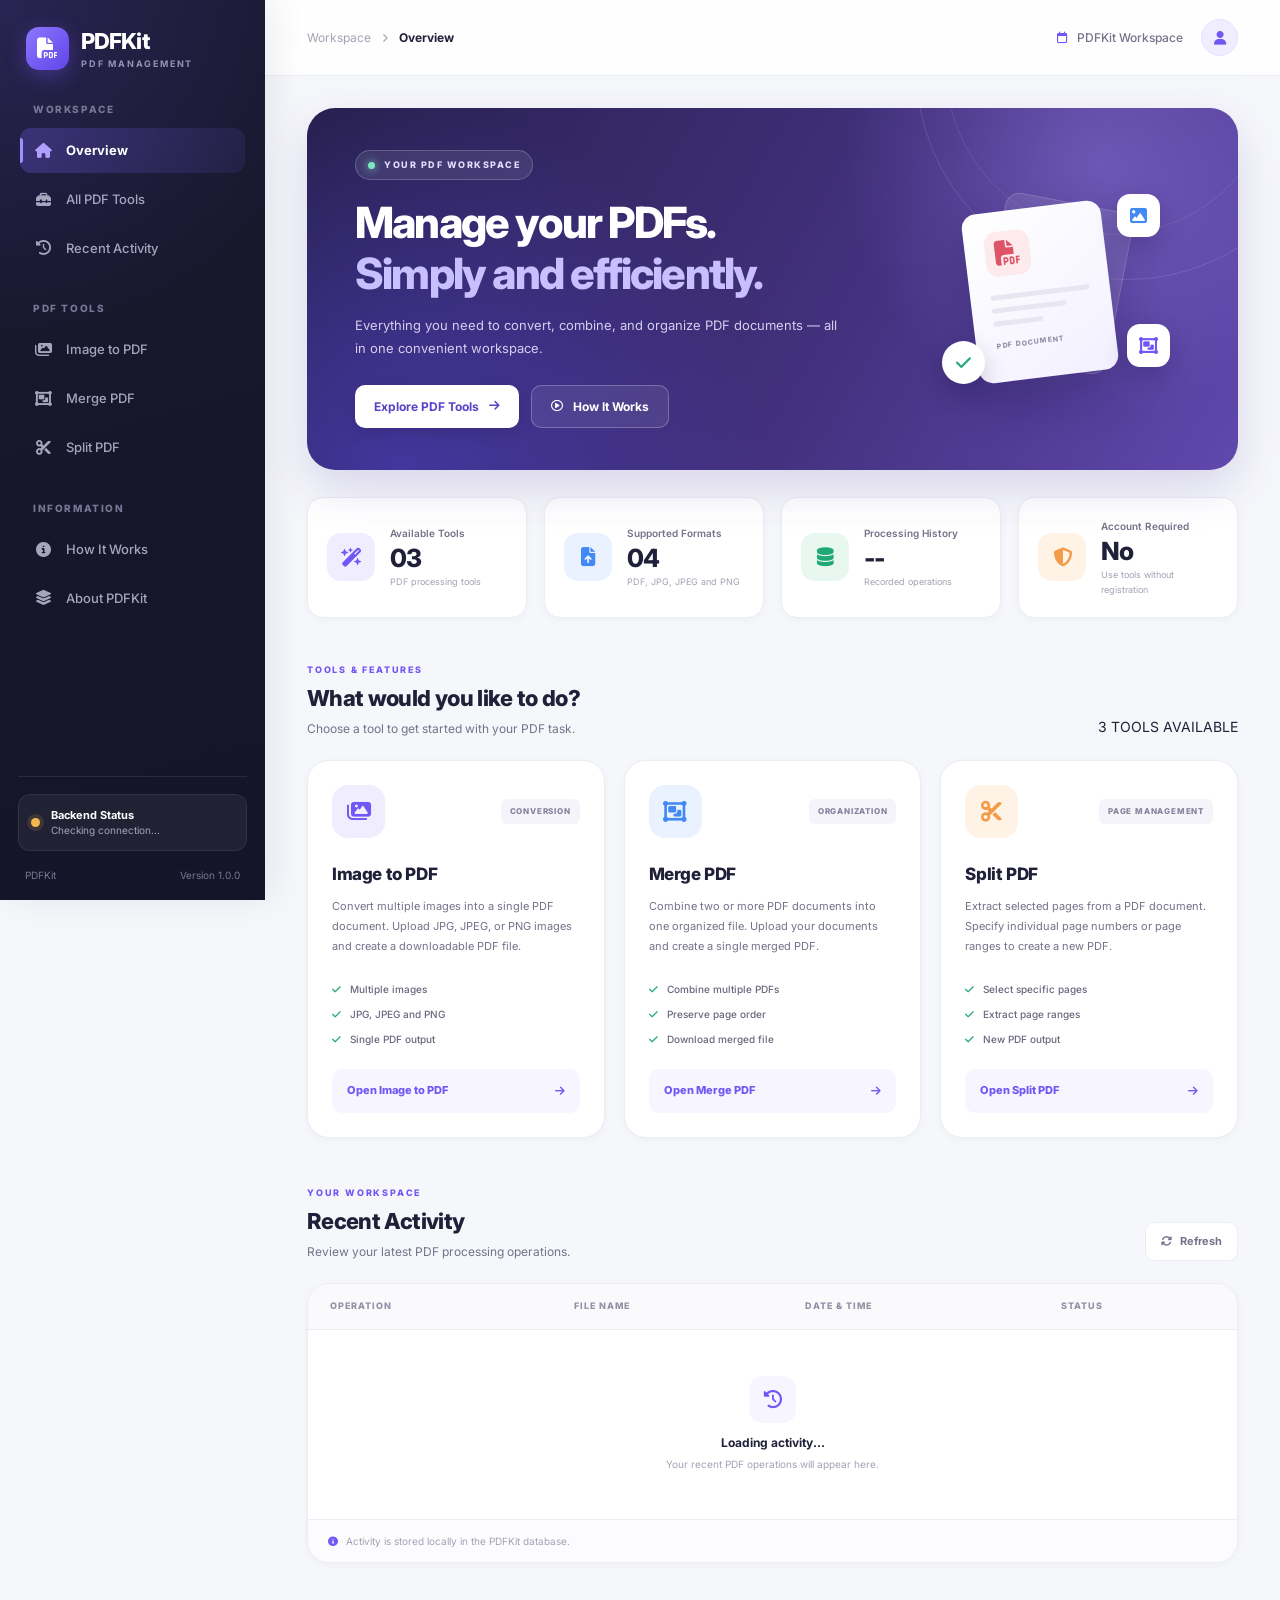
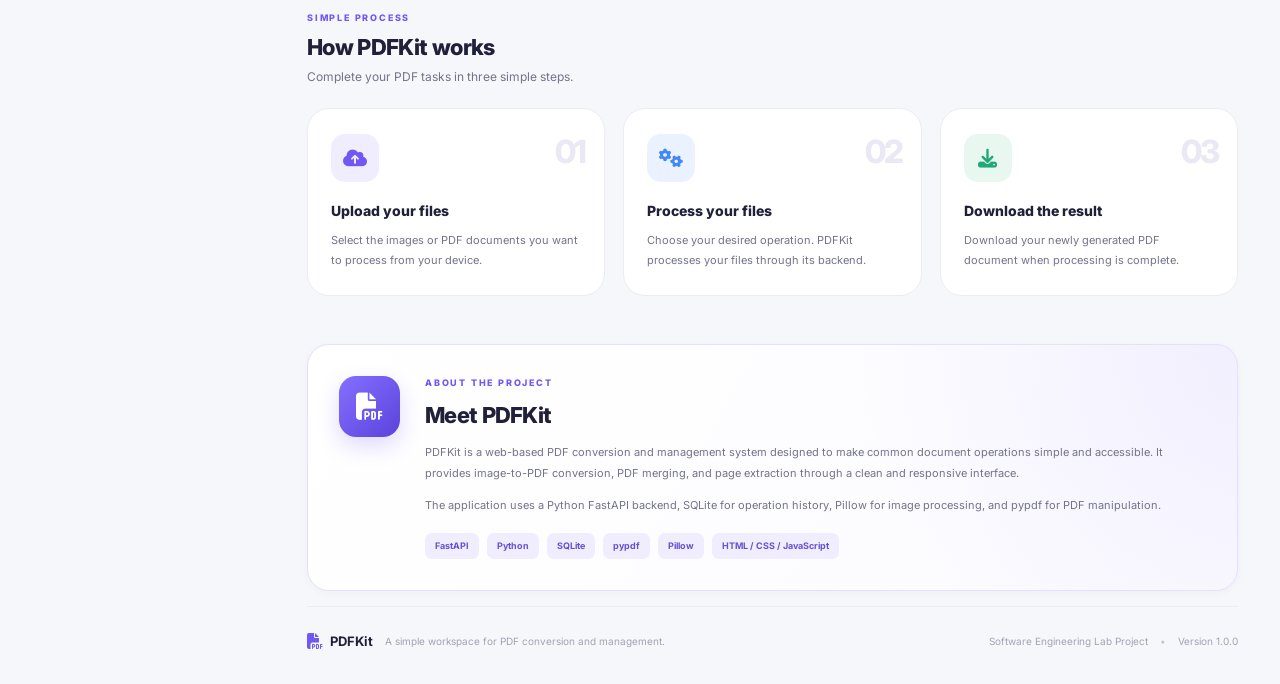
<file: index.html>
<!DOCTYPE html>
<html lang="en">
<head>
    <meta charset="UTF-8">
    <meta name="viewport" content="width=device-width, initial-scale=1.0">

    <title>PDFKit — PDF Tools & Management</title>

    <meta name="description"
          content="PDFKit is a web-based PDF conversion and management system. Convert images to PDF, merge PDF files, and extract pages easily.">

    <link rel="stylesheet" href="style.css">

    <link rel="preconnect" href="https://fonts.googleapis.com">
    <link rel="preconnect" href="https://fonts.gstatic.com" crossorigin>
    <link href="https://fonts.googleapis.com/css2?family=DM+Sans:wght@400;500;600;700;800&family=Inter:wght@400;500;600;700;800&display=swap"
          rel="stylesheet">

    <link rel="stylesheet"
          href="https://cdnjs.cloudflare.com/ajax/libs/font-awesome/6.5.0/css/all.min.css">
</head>

<body>

<div class="app-container">

    <!-- =====================================
         SIDEBAR
    ====================================== -->

    <aside class="sidebar" id="sidebar">

        <div class="sidebar-header">

            <a href="index.html" class="brand">
                <div class="brand-icon">
                    <i class="fa-solid fa-file-pdf"></i>
                </div>

                <div class="brand-text">
                    <span class="brand-name">PDFKit</span>
                    <span class="brand-tagline">PDF MANAGEMENT</span>
                </div>
            </a>

            <button class="sidebar-close" id="sidebar-close"
                    aria-label="Close navigation">
                <i class="fa-solid fa-xmark"></i>
            </button>

        </div>


        <div class="sidebar-content">

            <div class="nav-section">

                <p class="nav-heading">WORKSPACE</p>

                <a href="index.html" class="nav-link active">
                    <i class="fa-solid fa-house"></i>
                    <span>Overview</span>
                </a>

                <a href="#pdf-tools" class="nav-link">
                    <i class="fa-solid fa-toolbox"></i>
                    <span>All PDF Tools</span>
                </a>

                <a href="#recent-activity-section" class="nav-link">
                    <i class="fa-solid fa-clock-rotate-left"></i>
                    <span>Recent Activity</span>
                </a>

            </div>


            <div class="nav-section">

                <p class="nav-heading">PDF TOOLS</p>

                <a href="image-to-pdf.html" class="nav-link">
                    <i class="fa-solid fa-images"></i>
                    <span>Image to PDF</span>
                </a>

                <a href="merge-pdf.html" class="nav-link">
                    <i class="fa-solid fa-object-group"></i>
                    <span>Merge PDF</span>
                </a>

                <a href="split-pdf.html" class="nav-link">
                    <i class="fa-solid fa-scissors"></i>
                    <span>Split PDF</span>
                </a>

            </div>


            <div class="nav-section">

                <p class="nav-heading">INFORMATION</p>

                <a href="#how-it-works" class="nav-link">
                    <i class="fa-solid fa-circle-info"></i>
                    <span>How It Works</span>
                </a>

                <a href="#about-pdfkit" class="nav-link">
                    <i class="fa-solid fa-layer-group"></i>
                    <span>About PDFKit</span>
                </a>

            </div>

        </div>


        <!-- Backend status -->

        <div class="sidebar-footer">

            <div class="connection-card">

                <div class="connection-indicator">
                    <span class="status-dot" id="backend-status-dot"></span>
                </div>

                <div class="connection-details">
                    <span class="connection-title">Backend Status</span>
                    <span class="connection-status" id="backend-status">
                        Checking connection...
                    </span>
                </div>

            </div>

            <div class="sidebar-footer-text">
                <span>PDFKit</span>
                <span>Version 1.0.0</span>
            </div>

        </div>

    </aside>


    <!-- Mobile sidebar overlay -->

    <div class="sidebar-overlay" id="sidebar-overlay"></div>


    <!-- =====================================
         MAIN CONTENT
    ====================================== -->

    <main class="main-content">

        <!-- TOP HEADER -->

        <header class="topbar">

            <div class="topbar-left">

                <button class="menu-toggle" id="menu-toggle"
                        aria-label="Open navigation">
                    <i class="fa-solid fa-bars"></i>
                </button>

                <div class="breadcrumb">
                    <span>Workspace</span>
                    <i class="fa-solid fa-chevron-right"></i>
                    <strong>Overview</strong>
                </div>

            </div>


            <div class="topbar-right">

                <div class="topbar-date">
                    <i class="fa-regular fa-calendar"></i>
                    <span id="current-date">PDFKit Workspace</span>
                </div>

                <div class="user-avatar" title="PDFKit User">
                    <i class="fa-solid fa-user"></i>
                </div>

            </div>

        </header>


        <!-- =====================================
             DASHBOARD OVERVIEW
        ====================================== -->

        <div class="page-content">


            <!-- WELCOME SECTION -->

            <section class="welcome-section">

                <div class="welcome-content">

                    <div class="welcome-label">
                        <span class="welcome-label-dot"></span>
                        YOUR PDF WORKSPACE
                    </div>

                    <h1>
                        Manage your PDFs.<br>
                        <span>Simply and efficiently.</span>
                    </h1>

                    <p>
                        Everything you need to convert, combine, and organize
                        PDF documents — all in one convenient workspace.
                    </p>

                    <div class="welcome-actions">

                        <a href="#pdf-tools" class="btn btn-primary">
                            Explore PDF Tools
                            <i class="fa-solid fa-arrow-right"></i>
                        </a>

                        <a href="#how-it-works" class="btn btn-secondary">
                            <i class="fa-regular fa-circle-play"></i>
                            How It Works
                        </a>

                    </div>

                </div>


                <div class="welcome-visual">

                    <div class="visual-decoration visual-decoration-one"></div>
                    <div class="visual-decoration visual-decoration-two"></div>

                    <div class="document-illustration">

                        <div class="document-back">
                            <i class="fa-solid fa-file-pdf"></i>
                        </div>

                        <div class="document-front">

                            <div class="document-icon">
                                <i class="fa-solid fa-file-pdf"></i>
                            </div>

                            <div class="document-lines">
                                <span></span>
                                <span></span>
                                <span></span>
                            </div>

                            <div class="document-label">
                                PDF DOCUMENT
                            </div>

                        </div>

                        <div class="floating-icon floating-image">
                            <i class="fa-solid fa-image"></i>
                        </div>

                        <div class="floating-icon floating-merge">
                            <i class="fa-solid fa-object-group"></i>
                        </div>

                        <div class="floating-icon floating-check">
                            <i class="fa-solid fa-check"></i>
                        </div>

                    </div>

                </div>

            </section>



            <!-- =====================================
                 QUICK STATISTICS
            ====================================== -->

            <section class="stats-grid">

                <div class="stat-card">

                    <div class="stat-icon stat-icon-purple">
                        <i class="fa-solid fa-wand-magic-sparkles"></i>
                    </div>

                    <div class="stat-info">
                        <span class="stat-label">Available Tools</span>
                        <h2>03</h2>
                        <span class="stat-description">
                            PDF processing tools
                        </span>
                    </div>

                </div>


                <div class="stat-card">

                    <div class="stat-icon stat-icon-blue">
                        <i class="fa-solid fa-file-arrow-up"></i>
                    </div>

                    <div class="stat-info">
                        <span class="stat-label">Supported Formats</span>
                        <h2>04</h2>
                        <span class="stat-description">
                            PDF, JPG, JPEG and PNG
                        </span>
                    </div>

                </div>


                <div class="stat-card">

                    <div class="stat-icon stat-icon-green">
                        <i class="fa-solid fa-database"></i>
                    </div>

                    <div class="stat-info">
                        <span class="stat-label">Processing History</span>
                        <h2 id="total-operations">--</h2>
                        <span class="stat-description">
                            Recorded operations
                        </span>
                    </div>

                </div>


                <div class="stat-card">

                    <div class="stat-icon stat-icon-orange">
                        <i class="fa-solid fa-shield-halved"></i>
                    </div>

                    <div class="stat-info">
                        <span class="stat-label">Account Required</span>
                        <h2>No</h2>
                        <span class="stat-description">
                            Use tools without registration
                        </span>
                    </div>

                </div>

            </section>



            <!-- =====================================
                 PDF TOOLS
            ====================================== -->

            <section class="content-section" id="pdf-tools">

                <div class="section-header">

                    <div>
                        <span class="section-eyebrow">TOOLS & FEATURES</span>
                        <h2>What would you like to do?</h2>
                        <p>
                            Choose a tool to get started with your PDF task.
                        </p>
                    </div>

                    <span class="tool-count">
                        3 TOOLS AVAILABLE
                    </span>

                </div>


                <div class="tools-grid">


                    <!-- IMAGE TO PDF -->

                    <article class="tool-card">

                        <div class="tool-card-top">

                            <div class="tool-icon tool-icon-purple">
                                <i class="fa-solid fa-images"></i>
                            </div>

                            <span class="tool-badge">CONVERSION</span>

                        </div>

                        <div class="tool-card-content">

                            <h3>Image to PDF</h3>

                            <p>
                                Convert multiple images into a single PDF
                                document. Upload JPG, JPEG, or PNG images
                                and create a downloadable PDF file.
                            </p>

                            <div class="tool-features">

                                <span>
                                    <i class="fa-solid fa-check"></i>
                                    Multiple images
                                </span>

                                <span>
                                    <i class="fa-solid fa-check"></i>
                                    JPG, JPEG and PNG
                                </span>

                                <span>
                                    <i class="fa-solid fa-check"></i>
                                    Single PDF output
                                </span>

                            </div>

                        </div>

                        <a href="image-to-pdf.html" class="tool-action">
                            Open Image to PDF
                            <i class="fa-solid fa-arrow-right"></i>
                        </a>

                    </article>



                    <!-- MERGE PDF -->

                    <article class="tool-card">

                        <div class="tool-card-top">

                            <div class="tool-icon tool-icon-blue">
                                <i class="fa-solid fa-object-group"></i>
                            </div>

                            <span class="tool-badge">ORGANIZATION</span>

                        </div>

                        <div class="tool-card-content">

                            <h3>Merge PDF</h3>

                            <p>
                                Combine two or more PDF documents into
                                one organized file. Upload your documents
                                and create a single merged PDF.
                            </p>

                            <div class="tool-features">

                                <span>
                                    <i class="fa-solid fa-check"></i>
                                    Combine multiple PDFs
                                </span>

                                <span>
                                    <i class="fa-solid fa-check"></i>
                                    Preserve page order
                                </span>

                                <span>
                                    <i class="fa-solid fa-check"></i>
                                    Download merged file
                                </span>

                            </div>

                        </div>

                        <a href="merge-pdf.html" class="tool-action">
                            Open Merge PDF
                            <i class="fa-solid fa-arrow-right"></i>
                        </a>

                    </article>



                    <!-- SPLIT PDF -->

                    <article class="tool-card">

                        <div class="tool-card-top">

                            <div class="tool-icon tool-icon-orange">
                                <i class="fa-solid fa-scissors"></i>
                            </div>

                            <span class="tool-badge">PAGE MANAGEMENT</span>

                        </div>

                        <div class="tool-card-content">

                            <h3>Split PDF</h3>

                            <p>
                                Extract selected pages from a PDF document.
                                Specify individual page numbers or page
                                ranges to create a new PDF.
                            </p>

                            <div class="tool-features">

                                <span>
                                    <i class="fa-solid fa-check"></i>
                                    Select specific pages
                                </span>

                                <span>
                                    <i class="fa-solid fa-check"></i>
                                    Extract page ranges
                                </span>

                                <span>
                                    <i class="fa-solid fa-check"></i>
                                    New PDF output
                                </span>

                            </div>

                        </div>

                        <a href="split-pdf.html" class="tool-action">
                            Open Split PDF
                            <i class="fa-solid fa-arrow-right"></i>
                        </a>

                    </article>


                </div>

            </section>



            <!-- =====================================
                 RECENT ACTIVITY
            ====================================== -->

            <section class="content-section"
                     id="recent-activity-section">

                <div class="section-header">

                    <div>
                        <span class="section-eyebrow">YOUR WORKSPACE</span>
                        <h2>Recent Activity</h2>
                        <p>
                            Review your latest PDF processing operations.
                        </p>
                    </div>

                    <button class="refresh-button" id="refresh-history"
                            type="button">
                        <i class="fa-solid fa-rotate"></i>
                        Refresh
                    </button>

                </div>


                <div class="activity-card">

                    <div class="activity-table-wrapper">

                        <table class="activity-table">

                            <thead>
                                <tr>
                                    <th>OPERATION</th>
                                    <th>FILE NAME</th>
                                    <th>DATE & TIME</th>
                                    <th>STATUS</th>
                                </tr>
                            </thead>

                            <tbody id="recent-activity">

                                <tr>
                                    <td colspan="4" class="empty-activity">
                                        <div class="empty-activity-icon">
                                            <i class="fa-solid fa-clock-rotate-left"></i>
                                        </div>

                                        <strong>Loading activity...</strong>

                                        <span>
                                            Your recent PDF operations will
                                            appear here.
                                        </span>
                                    </td>
                                </tr>

                            </tbody>

                        </table>

                    </div>


                    <div class="activity-footer">
                        <span>
                            <i class="fa-solid fa-circle-info"></i>
                            Activity is stored locally in the PDFKit database.
                        </span>
                    </div>

                </div>

            </section>



            <!-- =====================================
                 HOW IT WORKS
            ====================================== -->

            <section class="content-section" id="how-it-works">

                <div class="section-header">

                    <div>
                        <span class="section-eyebrow">SIMPLE PROCESS</span>
                        <h2>How PDFKit works</h2>
                        <p>
                            Complete your PDF tasks in three simple steps.
                        </p>
                    </div>

                </div>


                <div class="steps-grid">

                    <div class="step-card">

                        <div class="step-number">01</div>

                        <div class="step-icon">
                            <i class="fa-solid fa-cloud-arrow-up"></i>
                        </div>

                        <h3>Upload your files</h3>

                        <p>
                            Select the images or PDF documents you want
                            to process from your device.
                        </p>

                    </div>


                    <div class="step-card">

                        <div class="step-number">02</div>

                        <div class="step-icon">
                            <i class="fa-solid fa-gears"></i>
                        </div>

                        <h3>Process your files</h3>

                        <p>
                            Choose your desired operation. PDFKit
                            processes your files through its backend.
                        </p>

                    </div>


                    <div class="step-card">

                        <div class="step-number">03</div>

                        <div class="step-icon">
                            <i class="fa-solid fa-download"></i>
                        </div>

                        <h3>Download the result</h3>

                        <p>
                            Download your newly generated PDF document
                            when processing is complete.
                        </p>

                    </div>

                </div>

            </section>



            <!-- =====================================
                 ABOUT PDFKIT
            ====================================== -->

            <section class="about-section" id="about-pdfkit">

                <div class="about-icon">
                    <i class="fa-solid fa-file-pdf"></i>
                </div>

                <div class="about-content">

                    <span class="section-eyebrow">ABOUT THE PROJECT</span>

                    <h2>Meet PDFKit</h2>

                    <p>
                        PDFKit is a web-based PDF conversion and management
                        system designed to make common document operations
                        simple and accessible. It provides image-to-PDF
                        conversion, PDF merging, and page extraction
                        through a clean and responsive interface.
                    </p>

                    <p>
                        The application uses a Python FastAPI backend,
                        SQLite for operation history, Pillow for image
                        processing, and pypdf for PDF manipulation.
                    </p>

                    <div class="about-tags">
                        <span>FastAPI</span>
                        <span>Python</span>
                        <span>SQLite</span>
                        <span>pypdf</span>
                        <span>Pillow</span>
                        <span>HTML / CSS / JavaScript</span>
                    </div>

                </div>

            </section>



            <!-- =====================================
                 FOOTER
            ====================================== -->

            <footer class="main-footer">

                <div class="footer-left">

                    <div class="footer-brand">
                        <i class="fa-solid fa-file-pdf"></i>
                        <strong>PDFKit</strong>
                    </div>

                    <span>
                        A simple workspace for PDF conversion and management.
                    </span>

                </div>


                <div class="footer-right">

                    <span>Software Engineering Lab Project</span>
                    <span class="footer-separator">•</span>
                    <span>Version 1.0.0</span>

                </div>

            </footer>


        </div>

    </main>

</div>


<!-- JavaScript -->

<script src="app.js"></script>

</body>
</html>
</file>
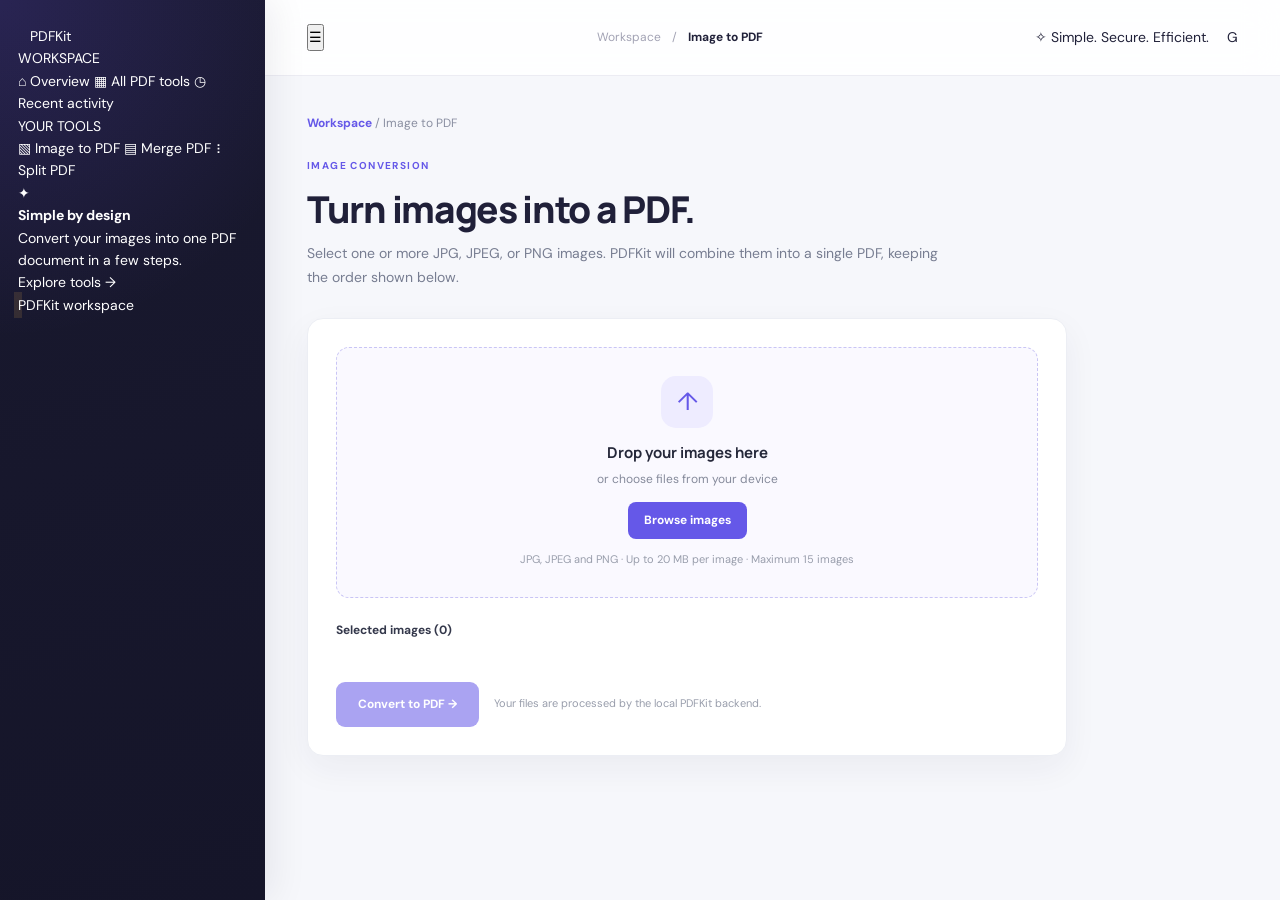
<file: image-to-pdf.html>
<!DOCTYPE html>
<html lang="en">
<head>
  <meta charset="UTF-8">
  <meta name="viewport" content="width=device-width, initial-scale=1.0">
  <meta name="description" content="Convert JPG and PNG images into a PDF with PDFKit.">
  <meta name="theme-color" content="#f7f8fc">
  <title>Image to PDF — PDFKit</title>
  <link rel="preconnect" href="https://fonts.googleapis.com">
  <link rel="preconnect" href="https://fonts.gstatic.com" crossorigin>
  <link href="https://fonts.googleapis.com/css2?family=DM+Sans:wght@400;500;600;700&family=Manrope:wght@400;500;600;700;800&display=swap" rel="stylesheet">
  <link rel="stylesheet" href="style.css">
  <style>
    .tool-main { max-width: 1040px; margin: 0 auto; padding: 38px 42px 60px; }
    .tool-breadcrumb { color: #8a8fa1; font-size: 12px; margin-bottom: 25px; }
    .tool-breadcrumb a { color: #6558e8; font-weight: 700; }
    .tool-intro { margin-bottom: 28px; }
    .tool-intro .eyebrow { color: #6558e8; font-size: 10px; font-weight: 700; letter-spacing: 1.4px; }
    .tool-intro h1 { margin: 10px 0 8px; font: 800 clamp(27px,4vw,37px) 'Manrope',sans-serif; letter-spacing: -1.3px; }
    .tool-intro p { max-width: 650px; margin: 0; color: #777d91; font-size: 14px; line-height: 1.7; }
    .converter-card { max-width: 760px; padding: 28px; border: 1px solid #eceef4; border-radius: 16px; background: white; box-shadow: 0 12px 34px rgba(31,37,72,.055); }
    .drop-zone { display: grid; place-items: center; min-height: 245px; padding: 28px; border: 1.5px dashed #c9c5f5; border-radius: 13px; background: #faf9ff; text-align: center; cursor: pointer; transition: .2s ease; }
    .drop-zone.dragover { border-color: #6558e8; background: #f2f0ff; }
    .upload-symbol { width: 52px; height: 52px; display: grid; place-items: center; margin-bottom: 14px; border-radius: 15px; background: #eeecff; color: #6558e8; font-size: 25px; }
    .drop-zone strong { color: #25283a; font: 700 15px 'Manrope',sans-serif; }
    .drop-zone p { margin: 7px 0 13px; color: #858a9b; font-size: 12px; }
    .browse-button { display: inline-flex; align-items: center; min-height: 37px; padding: 0 16px; border: 0; border-radius: 8px; background: #6558e8; color: white; font-size: 12px; font-weight: 700; cursor: pointer; }
    .file-rules { margin-top: 12px; color: #999eac; font-size: 11px; }
    #imageInput { position: absolute; width: 1px; height: 1px; overflow: hidden; clip: rect(0,0,0,0); white-space: nowrap; }
    .selected-heading { display:flex; justify-content:space-between; align-items:center; margin: 23px 0 10px; color:#34384b; font-size:12px; font-weight:700; }
    .selected-heading button { border:0; background:none; color:#d05d68; font-size:11px; font-weight:700; cursor:pointer; }
    .file-list { display:grid; gap:8px; }
    .file-item { display:flex; align-items:center; gap:11px; padding:11px 12px; border:1px solid #eceef4; border-radius:9px; }
    .file-badge { width:34px; height:36px; display:grid; place-items:center; flex:none; border-radius:7px; background:#f0efff; color:#6558e8; font-size:10px; font-weight:800; }
    .file-info { min-width:0; flex:1; }
    .file-info strong { display:block; overflow:hidden; color:#34384b; font-size:11px; text-overflow:ellipsis; white-space:nowrap; }
    .file-info small { color:#999eac; font-size:10px; }
    .remove-file { border:0; background:none; color:#9a9eac; font-size:19px; cursor:pointer; }
    .convert-row { display:flex; align-items:center; gap:15px; margin-top:22px; }
    .convert-button { min-height:45px; padding:0 22px; border:0; border-radius:9px; background:#6558e8; color:white; font-size:12px; font-weight:700; cursor:pointer; box-shadow:0 6px 14px #6558e82b; }
    .convert-button:hover { background:#5144d5; }
    .convert-button:disabled { opacity:.55; cursor:not-allowed; box-shadow:none; }
    .helper-text { color:#999eac; font-size:11px; }
    .message { display:none; margin-top:17px; padding:12px 14px; border-radius:9px; font-size:12px; line-height:1.55; }
    .message.visible { display:block; }
    .message.error { color:#a63f4a; background:#fff1f2; border:1px solid #f7dadd; }
    .message.success { color:#137c5b; background:#edfaf5; border:1px solid #d1f0e3; }
    .download-link { display:inline-block; margin-left:7px; color:inherit; font-weight:800; text-decoration:underline; }
    @media(max-width:700px) { .tool-main { padding:25px 18px 45px; } .converter-card { padding:17px; } .drop-zone { min-height:220px; } .convert-row { align-items:flex-start; flex-direction:column; } }
  </style>
</head>
<body>
  <div class="app-shell">
    <aside class="sidebar" id="sidebar">
      <a class="brand" href="index.html" aria-label="PDFKit home">
        <span class="brand-mark"><svg viewBox="0 0 32 32" aria-hidden="true"><path d="M8 3.5h10l7 7V28H8a3 3 0 0 1-3-3V6.5a3 3 0 0 1 3-3Z"/><path d="M18 3.5v7h7M10 17h12M10 21h12M10 13h4"/></svg></span>
        <span>PDF<span class="brand-accent">Kit</span></span>
      </a>
      <div class="side-label">WORKSPACE</div>
      <nav class="side-nav" aria-label="Main navigation">
        <a class="nav-item" href="index.html#home"><span class="nav-icon">⌂</span> Overview</a>
        <a class="nav-item" href="index.html#tools"><span class="nav-icon">▦</span> All PDF tools</a>
        <a class="nav-item" href="index.html#history"><span class="nav-icon">◷</span> Recent activity</a>
      </nav>
      <div class="side-label side-label-tools">YOUR TOOLS</div>
      <nav class="side-nav" aria-label="PDF tools">
        <a class="nav-item active" href="image-to-pdf.html"><span class="tool-dot purple">▧</span> Image to PDF</a>
        <a class="nav-item" href="merge-pdf.html"><span class="tool-dot blue">▤</span> Merge PDF</a>
        <a class="nav-item" href="split-pdf.html"><span class="tool-dot orange">⫶</span> Split PDF</a>
      </nav>
      <div class="sidebar-bottom">
        <div class="help-card"><div class="help-icon">✦</div><strong>Simple by design</strong><p>Convert your images into one PDF document in a few steps.</p><a href="index.html#tools">Explore tools <span>→</span></a></div>
        <div class="sidebar-foot"><span class="status-dot"></span> PDFKit workspace</div>
      </div>
    </aside>

    <main class="main-content">
      <header class="topbar">
        <button class="mobile-menu" id="menuToggle" aria-label="Toggle navigation" aria-expanded="false">☰</button>
        <div class="breadcrumb">Workspace <span>/</span> <strong>Image to PDF</strong></div>
        <div class="topbar-right"><span class="secure-note"><span>✧</span> Simple. Secure. Efficient.</span><div class="avatar" aria-label="Guest user">G</div></div>
      </header>

      <div class="tool-main">
        <div class="tool-breadcrumb"><a href="index.html">Workspace</a> / Image to PDF</div>
        <section class="tool-intro">
          <div class="eyebrow">IMAGE CONVERSION</div>
          <h1>Turn images into a PDF.</h1>
          <p>Select one or more JPG, JPEG, or PNG images. PDFKit will combine them into a single PDF, keeping the order shown below.</p>
        </section>

        <section class="converter-card" aria-label="Image to PDF converter">
          <label class="drop-zone" id="dropZone" for="imageInput">
            <span class="upload-symbol">↑</span>
            <strong>Drop your images here</strong>
            <p>or choose files from your device</p>
            <span class="browse-button">Browse images</span>
            <span class="file-rules">JPG, JPEG and PNG · Up to 20 MB per image · Maximum 15 images</span>
          </label>
          <input id="imageInput" type="file" accept=".jpg,.jpeg,.png,image/jpeg,image/png" multiple>
          <div class="selected-heading"><span id="selectionLabel">Selected images (0)</span><button type="button" id="clearFiles" hidden>Clear all</button></div>
          <div class="file-list" id="fileList" aria-live="polite"></div>
          <div class="convert-row">
            <button class="convert-button" id="convertButton" type="button" disabled>Convert to PDF <span aria-hidden="true">→</span></button>
            <span class="helper-text">Your files are processed by the local PDFKit backend.</span>
          </div>
          <div class="message" id="message" role="status" aria-live="polite"></div>
        </section>
      </div>
    </main>
  </div>

  <script>
    (() => {
      "use strict";
      const API_BASE = "http://127.0.0.1:8000";
      const input = document.getElementById("imageInput");
      const dropZone = document.getElementById("dropZone");
      const fileList = document.getElementById("fileList");
      const selectionLabel = document.getElementById("selectionLabel");
      const clearButton = document.getElementById("clearFiles");
      const convertButton = document.getElementById("convertButton");
      const message = document.getElementById("message");
      let selectedFiles = [];

      function humanSize(bytes) {
        return bytes < 1024 * 1024
          ? `${(bytes / 1024).toFixed(0)} KB`
          : `${(bytes / (1024 * 1024)).toFixed(1)} MB`;
      }

      function showMessage(text, kind) {
        message.className = `message visible ${kind}`;
        message.textContent = text;
      }

      function addFiles(fileCollection) {
        const incoming = Array.from(fileCollection || []);
        const valid = incoming.filter((file) => {
          const extensionOk = /\.(jpe?g|png)$/i.test(file.name);
          const typeOk = ["image/jpeg", "image/png"].includes(file.type);
          return extensionOk && typeOk && file.size <= 20 * 1024 * 1024;
        });

        if (valid.length !== incoming.length) {
          showMessage("Some files were skipped. Choose JPG, JPEG or PNG images up to 20 MB each.", "error");
        } else {
          message.className = "message";
        }

        const combined = [...selectedFiles];
        valid.forEach((file) => {
          if (!combined.some((existing) => existing.name === file.name && existing.size === file.size && existing.lastModified === file.lastModified)) {
            combined.push(file);
          }
        });

        if (combined.length > 15) {
          showMessage("You can select a maximum of 15 images per conversion.", "error");
          selectedFiles = combined.slice(0, 15);
        } else {
          selectedFiles = combined;
        }
        renderFiles();
      }

      function renderFiles() {
        fileList.replaceChildren();
        selectionLabel.textContent = `Selected images (${selectedFiles.length})`;
        clearButton.hidden = selectedFiles.length === 0;
        convertButton.disabled = selectedFiles.length === 0;

        selectedFiles.forEach((file, index) => {
          const item = document.createElement("div");
          item.className = "file-item";
          const badge = document.createElement("span");
          badge.className = "file-badge";
          badge.textContent = file.name.split(".").pop().toUpperCase();
          const info = document.createElement("div");
          info.className = "file-info";
          const name = document.createElement("strong");
          name.textContent = `${index + 1}. ${file.name}`;
          const size = document.createElement("small");
          size.textContent = humanSize(file.size);
          info.append(name, size);
          const remove = document.createElement("button");
          remove.className = "remove-file";
          remove.type = "button";
          remove.setAttribute("aria-label", `Remove ${file.name}`);
          remove.textContent = "×";
          remove.addEventListener("click", () => {
            selectedFiles.splice(index, 1);
            renderFiles();
          });
          item.append(badge, info, remove);
          fileList.appendChild(item);
        });
      }

      input.addEventListener("change", () => {
        addFiles(input.files);
        input.value = "";
      });

      ["dragenter", "dragover"].forEach((eventName) => {
        dropZone.addEventListener(eventName, (event) => {
          event.preventDefault();
          dropZone.classList.add("dragover");
        });
      });
      ["dragleave", "drop"].forEach((eventName) => {
        dropZone.addEventListener(eventName, (event) => {
          event.preventDefault();
          dropZone.classList.remove("dragover");
        });
      });
      dropZone.addEventListener("drop", (event) => addFiles(event.dataTransfer.files));

      clearButton.addEventListener("click", () => {
        selectedFiles = [];
        renderFiles();
        message.className = "message";
      });

      convertButton.addEventListener("click", async () => {
        if (!selectedFiles.length) return;
        const body = new FormData();
        selectedFiles.forEach((file) => body.append("files", file));
        convertButton.disabled = true;
        convertButton.textContent = "Converting…";
        message.className = "message";
        try {
          const response = await fetch(`${API_BASE}/api/image-to-pdf`, { method: "POST", body });
          const result = await response.json().catch(() => ({}));
          if (!response.ok) {
            const detail = result.detail || "Conversion failed. Please check your files and try again.";
            throw new Error(Array.isArray(detail) ? detail.map((item) => item.msg || String(item)).join(", ") : detail);
          }
          showMessage(result.message || "Your PDF is ready.", "success");
          const link = document.createElement("a");
          link.className = "download-link";
          link.href = `${API_BASE}${result.download_url}`;
          link.textContent = "Download PDF";
          link.setAttribute("download", result.filename || "pdfkit.pdf");
          message.appendChild(link);
        } catch (error) {
          showMessage(error.message || "Could not connect to the PDFKit backend. Make sure the server is running.", "error");
        } finally {
          convertButton.disabled = selectedFiles.length === 0;
          convertButton.innerHTML = 'Convert to PDF <span aria-hidden="true">→</span>';
        }
      });

      const menuToggle = document.getElementById("menuToggle");
      const sidebar = document.getElementById("sidebar");
      if (menuToggle && sidebar) {
        menuToggle.addEventListener("click", () => {
          const open = sidebar.classList.toggle("open");
          menuToggle.setAttribute("aria-expanded", String(open));
        });
        document.addEventListener("click", (event) => {
          if (window.innerWidth <= 900 && sidebar.classList.contains("open") &&
              !sidebar.contains(event.target) && !menuToggle.contains(event.target)) {
            sidebar.classList.remove("open");
            menuToggle.setAttribute("aria-expanded", "false");
          }
        });
      }
    })();
  </script>
</body>
</html>
</file>
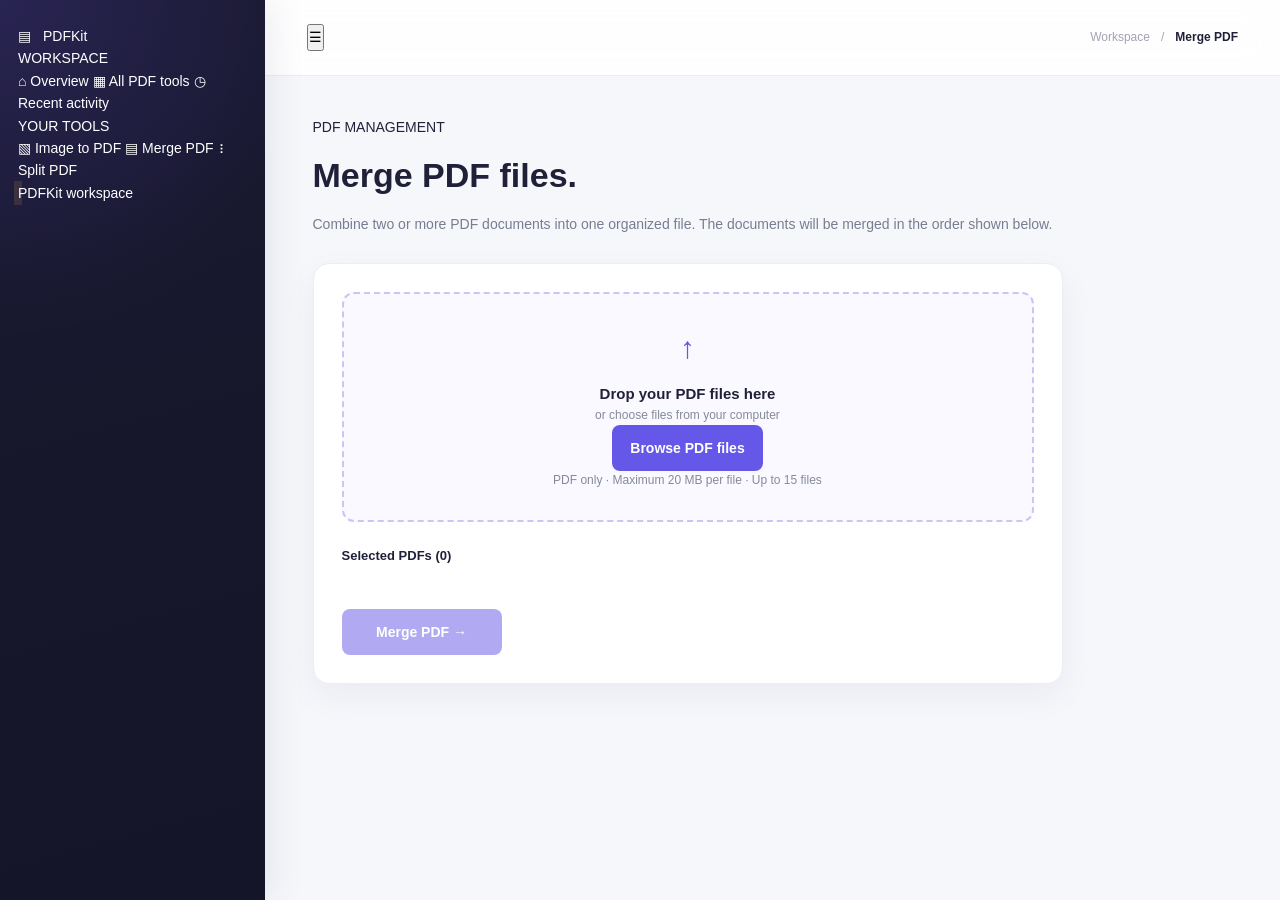
<file: merge-pdf.html>
<!DOCTYPE html>
<html lang="en">
<head>
  <meta charset="UTF-8">
  <meta name="viewport" content="width=device-width, initial-scale=1.0">
  <title>Merge PDF — PDFKit</title>
  <link rel="stylesheet" href="style.css">

  <style>
    .tool-main {
      max-width: 1000px;
      margin: auto;
      padding: 40px;
    }

    .tool-intro { margin-bottom: 28px; }
    .tool-intro h1 { font-size: 34px; margin: 10px 0; }
    .tool-intro p { color: #777d91; font-size: 14px; }

    .converter-card {
      max-width: 750px;
      background: white;
      border: 1px solid #eceef4;
      border-radius: 16px;
      padding: 28px;
      box-shadow: 0 12px 34px rgba(31,37,72,.055);
    }

    .drop-zone {
      display: grid;
      place-items: center;
      min-height: 230px;
      padding: 25px;
      border: 2px dashed #c9c5f5;
      border-radius: 12px;
      background: #faf9ff;
      text-align: center;
      cursor: pointer;
    }

    .drop-zone.dragover {
      background: #f0eeff;
      border-color: #6558e8;
    }

    .upload-symbol {
      font-size: 30px;
      color: #6558e8;
      margin-bottom: 10px;
    }

    .drop-zone strong { font-size: 15px; }
    .drop-zone p { color: #858a9b; font-size: 12px; }

    .browse-button, .merge-button {
      display: inline-block;
      border: none;
      border-radius: 8px;
      background: #6558e8;
      color: white;
      padding: 12px 18px;
      font-weight: 700;
      cursor: pointer;
    }

    #pdfInput {
      position: absolute;
      width: 1px;
      height: 1px;
      overflow: hidden;
      clip: rect(0,0,0,0);
    }

    .selected-heading {
      display: flex;
      justify-content: space-between;
      margin: 24px 0 12px;
      font-size: 13px;
      font-weight: 700;
    }

    .selected-heading button {
      border: none;
      background: none;
      color: #d05d68;
      cursor: pointer;
    }

    .file-list { display: grid; gap: 9px; }

    .file-item {
      display: flex;
      align-items: center;
      gap: 12px;
      padding: 12px;
      border: 1px solid #eceef4;
      border-radius: 9px;
    }

    .file-number {
      background: #f0efff;
      color: #6558e8;
      padding: 10px;
      border-radius: 7px;
      font-weight: 700;
    }

    .file-name {
      flex: 1;
      min-width: 0;
      overflow-wrap: anywhere;
      font-size: 12px;
    }

    .remove-file {
      border: none;
      background: none;
      color: #d05d68;
      font-size: 20px;
      cursor: pointer;
    }

    .merge-button {
      margin-top: 22px;
      min-width: 160px;
    }

    .merge-button:disabled {
      opacity: .5;
      cursor: not-allowed;
    }

    .message {
      display: none;
      margin-top: 18px;
      padding: 13px;
      border-radius: 8px;
      font-size: 13px;
    }

    .message.visible { display: block; }
    .message.error { background: #fff1f2; color: #a63f4a; }
    .message.success { background: #edfaf5; color: #137c5b; }

    .download-link {
      display: inline-block;
      margin-left: 8px;
      color: inherit;
      font-weight: 700;
    }

    @media(max-width: 700px) {
      .tool-main { padding: 25px 18px; }
      .converter-card { padding: 17px; }
    }
  </style>
</head>

<body>
<div class="app-shell">

  <aside class="sidebar" id="sidebar">
    <a class="brand" href="index.html">
      <span class="brand-mark">▤</span>
      <span>PDF<span class="brand-accent">Kit</span></span>
    </a>

    <div class="side-label">WORKSPACE</div>

    <nav class="side-nav">
      <a class="nav-item" href="index.html">⌂ Overview</a>
      <a class="nav-item" href="index.html#tools">▦ All PDF tools</a>
      <a class="nav-item" href="index.html#history">◷ Recent activity</a>
    </nav>

    <div class="side-label side-label-tools">YOUR TOOLS</div>

    <nav class="side-nav">
      <a class="nav-item" href="image-to-pdf.html">▧ Image to PDF</a>
      <a class="nav-item active" href="merge-pdf.html">▤ Merge PDF</a>
      <a class="nav-item" href="split-pdf.html">⫶ Split PDF</a>
    </nav>

    <div class="sidebar-bottom">
      <div class="sidebar-foot">
        <span class="status-dot"></span> PDFKit workspace
      </div>
    </div>
  </aside>

  <main class="main-content">

    <header class="topbar">
      <button class="mobile-menu" id="menuToggle"
        aria-label="Toggle navigation">☰</button>

      <div class="breadcrumb">
        Workspace <span>/</span> <strong>Merge PDF</strong>
      </div>
    </header>

    <div class="tool-main">

      <section class="tool-intro">
        <div class="side-label">PDF MANAGEMENT</div>
        <h1>Merge PDF files.</h1>
        <p>
          Combine two or more PDF documents into one organized file.
          The documents will be merged in the order shown below.
        </p>
      </section>

      <section class="converter-card">

        <label class="drop-zone" id="dropZone" for="pdfInput">
          <div>
            <div class="upload-symbol">↑</div>
            <strong>Drop your PDF files here</strong>
            <p>or choose files from your computer</p>
            <span class="browse-button">Browse PDF files</span>
            <p>PDF only · Maximum 20 MB per file · Up to 15 files</p>
          </div>
        </label>

        <input
          type="file"
          id="pdfInput"
          accept=".pdf,application/pdf"
          multiple
        >

        <div class="selected-heading">
          <span id="selectionLabel">Selected PDFs (0)</span>
          <button type="button" id="clearFiles" hidden>Clear all</button>
        </div>

        <div class="file-list" id="fileList"></div>

        <button
          type="button"
          class="merge-button"
          id="mergeButton"
          disabled
        >
          Merge PDF →
        </button>

        <div class="message" id="message" role="status"></div>

      </section>
    </div>
  </main>
</div>

<script>
(() => {
  "use strict";

  const API_BASE = "http://127.0.0.1:8000";

  const input = document.getElementById("pdfInput");
  const dropZone = document.getElementById("dropZone");
  const fileList = document.getElementById("fileList");
  const selectionLabel = document.getElementById("selectionLabel");
  const clearButton = document.getElementById("clearFiles");
  const mergeButton = document.getElementById("mergeButton");
  const message = document.getElementById("message");

  let selectedFiles = [];

  function showMessage(text, type) {
    message.className = "message visible " + type;
    message.textContent = text;
  }

  function addFiles(files) {
    const incoming = Array.from(files || []);

    const valid = incoming.filter(file =>
      file.name.toLowerCase().endsWith(".pdf") &&
      (file.type === "application/pdf" || file.type === "") &&
      file.size <= 20 * 1024 * 1024
    );

    if (valid.length !== incoming.length) {
      showMessage(
        "Some files were rejected. Select PDF files up to 20 MB each.",
        "error"
      );
    } else {
      message.className = "message";
    }

    valid.forEach(file => {
      const duplicate = selectedFiles.some(existing =>
        existing.name === file.name &&
        existing.size === file.size &&
        existing.lastModified === file.lastModified
      );

      if (!duplicate) selectedFiles.push(file);
    });

    if (selectedFiles.length > 15) {
      selectedFiles = selectedFiles.slice(0, 15);
      showMessage("You can select a maximum of 15 PDF files.", "error");
    }

    renderFiles();
  }

  function renderFiles() {
    fileList.replaceChildren();

    selectionLabel.textContent =
      `Selected PDFs (${selectedFiles.length})`;

    clearButton.hidden = selectedFiles.length === 0;
    mergeButton.disabled = selectedFiles.length < 2;

    selectedFiles.forEach((file, index) => {
      const item = document.createElement("div");
      item.className = "file-item";

      const number = document.createElement("span");
      number.className = "file-number";
      number.textContent = index + 1;

      const name = document.createElement("span");
      name.className = "file-name";
      name.textContent =
        `${file.name} · ${(file.size / 1024 / 1024).toFixed(2)} MB`;

      const remove = document.createElement("button");
      remove.className = "remove-file";
      remove.type = "button";
      remove.textContent = "×";
      remove.setAttribute("aria-label", `Remove ${file.name}`);

      remove.addEventListener("click", () => {
        selectedFiles.splice(index, 1);
        renderFiles();
      });

      item.append(number, name, remove);
      fileList.appendChild(item);
    });
  }

  input.addEventListener("change", () => {
    addFiles(input.files);
    input.value = "";
  });

  ["dragenter", "dragover"].forEach(eventName => {
    dropZone.addEventListener(eventName, event => {
      event.preventDefault();
      dropZone.classList.add("dragover");
    });
  });

  ["dragleave", "drop"].forEach(eventName => {
    dropZone.addEventListener(eventName, event => {
      event.preventDefault();
      dropZone.classList.remove("dragover");
    });
  });

  dropZone.addEventListener("drop", event => {
    addFiles(event.dataTransfer.files);
  });

  clearButton.addEventListener("click", () => {
    selectedFiles = [];
    renderFiles();
    message.className = "message";
  });

  mergeButton.addEventListener("click", async () => {
    if (selectedFiles.length < 2) return;

    const formData = new FormData();

    selectedFiles.forEach(file => {
      formData.append("files", file);
    });

    mergeButton.disabled = true;
    mergeButton.textContent = "Merging...";

    message.className = "message";

    try {
      const response = await fetch(
        `${API_BASE}/api/merge-pdf`,
        {
          method: "POST",
          body: formData
        }
      );

      const result = await response.json().catch(() => ({}));

      if (!response.ok) {
        throw new Error(
          result.detail || "PDF merging failed. Please try again."
        );
      }

      showMessage(
        result.message || "Your PDF files have been merged successfully.",
        "success"
      );

      const link = document.createElement("a");
      link.className = "download-link";
      link.href = `${API_BASE}${result.download_url}`;
      link.textContent = "Download merged PDF";
      link.download = result.filename || "merged.pdf";

      message.appendChild(link);

    } catch (error) {
      showMessage(
        error.message ||
        "Could not connect to the PDFKit backend.",
        "error"
      );
    } finally {
      mergeButton.disabled = selectedFiles.length < 2;
      mergeButton.textContent = "Merge PDF →";
    }
  });

  // Mobile sidebar
  const menuToggle = document.getElementById("menuToggle");
  const sidebar = document.getElementById("sidebar");

  if (menuToggle && sidebar) {
    menuToggle.addEventListener("click", () => {
      const open = sidebar.classList.toggle("open");
      menuToggle.setAttribute("aria-expanded", String(open));
    });
  }

})();
</script>

</body>
</html>
</file>
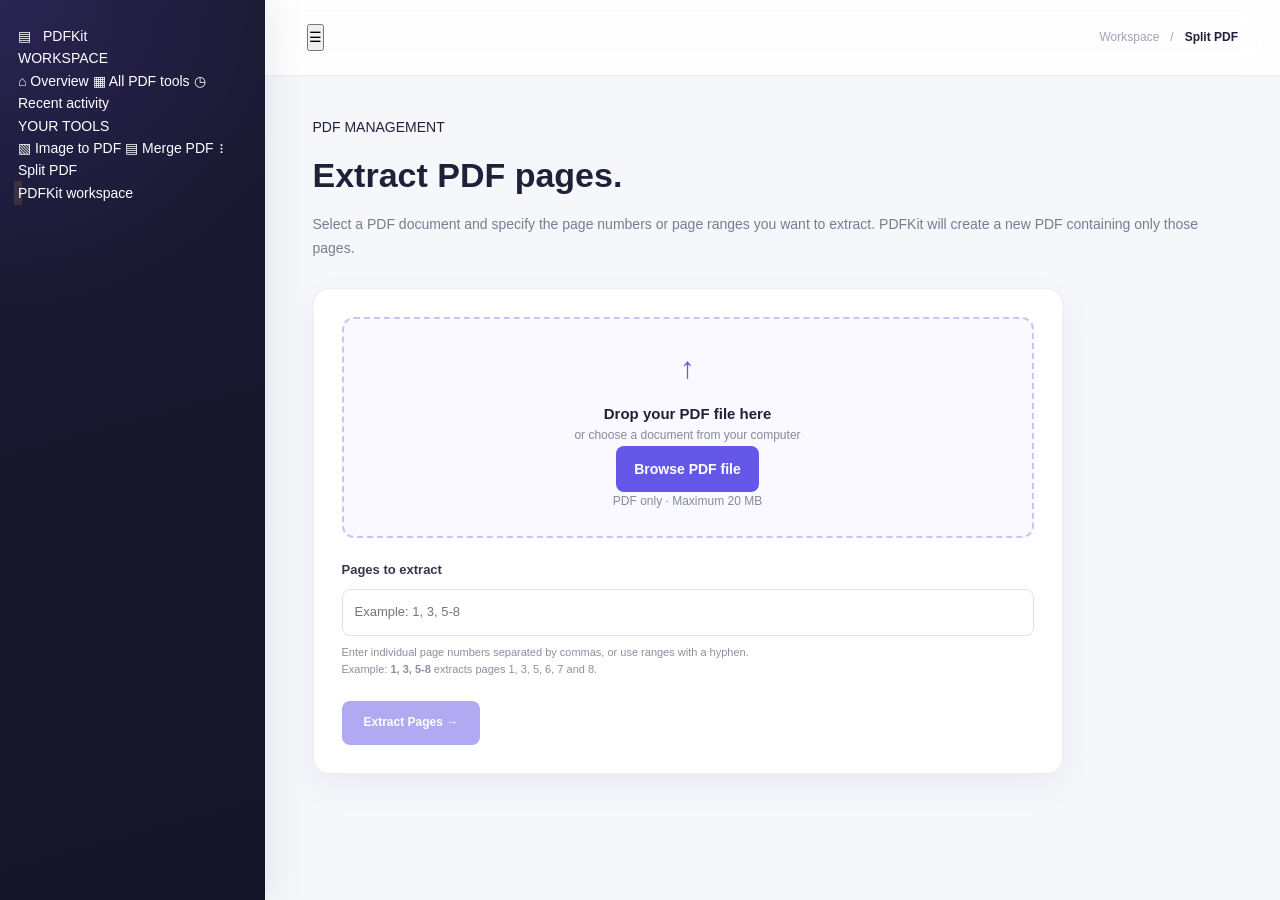
<file: split-pdf.html>
<!DOCTYPE html>
<html lang="en">
<head>
  <meta charset="UTF-8">
  <meta name="viewport" content="width=device-width, initial-scale=1.0">
  <meta name="description" content="Extract selected pages from a PDF using PDFKit.">
  <title>Split PDF — PDFKit</title>
  <link rel="stylesheet" href="style.css">

  <style>
    .tool-main {
      max-width: 1000px;
      margin: auto;
      padding: 40px;
    }

    .tool-intro {
      margin-bottom: 28px;
    }

    .tool-intro h1 {
      font-size: 34px;
      margin: 10px 0;
    }

    .tool-intro p {
      color: #777d91;
      font-size: 14px;
      line-height: 1.7;
    }

    .converter-card {
      max-width: 750px;
      background: white;
      border: 1px solid #eceef4;
      border-radius: 16px;
      padding: 28px;
      box-shadow: 0 12px 34px rgba(31,37,72,.055);
    }

    .drop-zone {
      display: grid;
      place-items: center;
      min-height: 210px;
      padding: 25px;
      border: 2px dashed #c9c5f5;
      border-radius: 12px;
      background: #faf9ff;
      text-align: center;
      cursor: pointer;
    }

    .drop-zone.dragover {
      background: #f0eeff;
      border-color: #6558e8;
    }

    .upload-symbol {
      font-size: 30px;
      color: #6558e8;
      margin-bottom: 10px;
    }

    .drop-zone strong {
      font-size: 15px;
    }

    .drop-zone p {
      color: #858a9b;
      font-size: 12px;
    }

    .browse-button {
      display: inline-block;
      border: none;
      border-radius: 8px;
      background: #6558e8;
      color: white;
      padding: 12px 18px;
      font-weight: 700;
      cursor: pointer;
    }

    #pdfInput {
      position: absolute;
      width: 1px;
      height: 1px;
      overflow: hidden;
      clip: rect(0,0,0,0);
    }

    .file-info {
      display: none;
      margin-top: 20px;
      padding: 15px;
      border: 1px solid #eceef4;
      border-radius: 9px;
      background: #fafaff;
      font-size: 12px;
      color: #44495c;
    }

    .file-info.visible {
      display: block;
    }

    .file-info strong {
      display: block;
      margin-bottom: 5px;
      overflow-wrap: anywhere;
    }

    .field-label {
      display: block;
      margin: 22px 0 8px;
      color: #34384b;
      font-size: 13px;
      font-weight: 700;
    }

    .pages-input {
      width: 100%;
      box-sizing: border-box;
      min-height: 46px;
      padding: 12px;
      border: 1px solid #dfe1eb;
      border-radius: 8px;
      outline: none;
      font: inherit;
      font-size: 13px;
    }

    .pages-input:focus {
      border-color: #6558e8;
      box-shadow: 0 0 0 3px #6558e81c;
    }

    .input-help {
      margin-top: 8px;
      color: #8b90a0;
      font-size: 11px;
      line-height: 1.6;
    }

    .split-button {
      margin-top: 22px;
      min-height: 44px;
      padding: 0 22px;
      border: none;
      border-radius: 8px;
      background: #6558e8;
      color: white;
      font-size: 12px;
      font-weight: 700;
      cursor: pointer;
    }

    .split-button:disabled {
      opacity: .5;
      cursor: not-allowed;
    }

    .message {
      display: none;
      margin-top: 18px;
      padding: 13px;
      border-radius: 8px;
      font-size: 13px;
      line-height: 1.6;
      overflow-wrap: anywhere;
    }

    .message.visible {
      display: block;
    }

    .message.error {
      background: #fff1f2;
      color: #a63f4a;
    }

    .message.success {
      background: #edfaf5;
      color: #137c5b;
    }

    .download-link {
      display: inline-block;
      margin-left: 8px;
      color: inherit;
      font-weight: 700;
    }

    @media(max-width: 700px) {
      .tool-main {
        padding: 25px 18px;
      }

      .converter-card {
        padding: 17px;
      }

      .tool-intro h1 {
        font-size: 28px;
      }
    }
  </style>
</head>

<body>
<div class="app-shell">

  <!-- SIDEBAR -->
  <aside class="sidebar" id="sidebar">

    <a class="brand" href="index.html">
      <span class="brand-mark">▤</span>
      <span>PDF<span class="brand-accent">Kit</span></span>
    </a>

    <div class="side-label">WORKSPACE</div>

    <nav class="side-nav">
      <a class="nav-item" href="index.html">⌂ Overview</a>
      <a class="nav-item" href="index.html#tools">▦ All PDF tools</a>
      <a class="nav-item" href="index.html#history">◷ Recent activity</a>
    </nav>

    <div class="side-label side-label-tools">YOUR TOOLS</div>

    <nav class="side-nav">
      <a class="nav-item" href="image-to-pdf.html">▧ Image to PDF</a>
      <a class="nav-item" href="merge-pdf.html">▤ Merge PDF</a>
      <a class="nav-item active" href="split-pdf.html">⫶ Split PDF</a>
    </nav>

    <div class="sidebar-bottom">
      <div class="sidebar-foot">
        <span class="status-dot"></span> PDFKit workspace
      </div>
    </div>

  </aside>

  <!-- MAIN CONTENT -->
  <main class="main-content">

    <header class="topbar">
      <button
        class="mobile-menu"
        id="menuToggle"
        aria-label="Toggle navigation"
        aria-expanded="false"
      >☰</button>

      <div class="breadcrumb">
        Workspace <span>/</span> <strong>Split PDF</strong>
      </div>
    </header>

    <div class="tool-main">

      <section class="tool-intro">
        <div class="side-label">PDF MANAGEMENT</div>

        <h1>Extract PDF pages.</h1>

        <p>
          Select a PDF document and specify the page numbers or page
          ranges you want to extract. PDFKit will create a new PDF
          containing only those pages.
        </p>
      </section>

      <section class="converter-card">

        <!-- FILE UPLOAD -->
        <label class="drop-zone" id="dropZone" for="pdfInput">
          <div>
            <div class="upload-symbol">↑</div>

            <strong>Drop your PDF file here</strong>

            <p>or choose a document from your computer</p>

            <span class="browse-button">Browse PDF file</span>

            <p>PDF only · Maximum 20 MB</p>
          </div>
        </label>

        <input
          type="file"
          id="pdfInput"
          accept=".pdf,application/pdf"
        >

        <!-- SELECTED FILE -->
        <div class="file-info" id="fileInfo">
          <strong id="fileName"></strong>
          <span id="fileSize"></span>
        </div>

        <!-- PAGE SELECTION -->
        <label class="field-label" for="pagesInput">
          Pages to extract
        </label>

        <input
          type="text"
          class="pages-input"
          id="pagesInput"
          placeholder="Example: 1, 3, 5-8"
          autocomplete="off"
        >

        <div class="input-help">
          Enter individual page numbers separated by commas,
          or use ranges with a hyphen.<br>
          Example: <strong>1, 3, 5-8</strong> extracts pages
          1, 3, 5, 6, 7 and 8.
        </div>

        <button
          type="button"
          class="split-button"
          id="splitButton"
          disabled
        >
          Extract Pages →
        </button>

        <div
          class="message"
          id="message"
          role="status"
          aria-live="polite"
        ></div>

      </section>
    </div>
  </main>
</div>

<script>
(() => {
  "use strict";

  const API_BASE = "http://127.0.0.1:8000";

  const input = document.getElementById("pdfInput");
  const dropZone = document.getElementById("dropZone");
  const fileInfo = document.getElementById("fileInfo");
  const fileName = document.getElementById("fileName");
  const fileSize = document.getElementById("fileSize");
  const pagesInput = document.getElementById("pagesInput");
  const splitButton = document.getElementById("splitButton");
  const message = document.getElementById("message");

  let selectedFile = null;

  // --------------------------------
  // DISPLAY MESSAGE
  // --------------------------------

  function showMessage(text, type) {
    message.className = `message visible ${type}`;
    message.textContent = text;
  }

  // --------------------------------
  // SELECT PDF
  // --------------------------------

  function selectFile(file) {
    if (!file) return;

    const isPdf =
      file.name.toLowerCase().endsWith(".pdf") &&
      (
        file.type === "application/pdf" ||
        file.type === ""
      );

    if (!isPdf) {
      showMessage("Please select a valid PDF file.", "error");
      return;
    }

    if (file.size > 20 * 1024 * 1024) {
      showMessage(
        "The PDF exceeds the 20 MB file size limit.",
        "error"
      );
      return;
    }

    selectedFile = file;

    fileName.textContent = file.name;

    fileSize.textContent =
      `${(file.size / 1024 / 1024).toFixed(2)} MB`;

    fileInfo.classList.add("visible");

    splitButton.disabled = false;

    message.className = "message";
  }

  input.addEventListener("change", () => {
    selectFile(input.files[0]);
    input.value = "";
  });

  // --------------------------------
  // DRAG AND DROP
  // --------------------------------

  ["dragenter", "dragover"].forEach(eventName => {
    dropZone.addEventListener(eventName, event => {
      event.preventDefault();
      dropZone.classList.add("dragover");
    });
  });

  ["dragleave", "drop"].forEach(eventName => {
    dropZone.addEventListener(eventName, event => {
      event.preventDefault();
      dropZone.classList.remove("dragover");
    });
  });

  dropZone.addEventListener("drop", event => {
    const file = event.dataTransfer.files[0];
    selectFile(file);
  });

  // --------------------------------
  // EXTRACT PDF PAGES
  // --------------------------------

  splitButton.addEventListener("click", async () => {

    if (!selectedFile) {
      showMessage("Please select a PDF file first.", "error");
      return;
    }

    const pages = pagesInput.value.trim();

    if (!pages) {
      showMessage(
        "Please enter the page numbers you want to extract.",
        "error"
      );
      return;
    }

    // Validate the page expression before sending
    const validFormat =
      /^\d+(\s*-\s*\d+)?(\s*,\s*\d+(\s*-\s*\d+)?)*$/.test(pages);

    if (!validFormat) {
      showMessage(
        "Invalid page format. Try an example such as 1, 3, 5-8.",
        "error"
      );
      return;
    }

    const formData = new FormData();

    formData.append("file", selectedFile);
    formData.append("pages", pages);

    splitButton.disabled = true;
    splitButton.textContent = "Extracting...";

    message.className = "message";

    try {

      const response = await fetch(
        `${API_BASE}/api/split-pdf`,
        {
          method: "POST",
          body: formData
        }
      );

      const result = await response.json().catch(() => ({}));

      if (!response.ok) {
        throw new Error(
          result.detail || "PDF extraction failed."
        );
      }

      showMessage(
        result.message || "Your selected pages are ready.",
        "success"
      );

      const downloadLink = document.createElement("a");

      downloadLink.className = "download-link";

      downloadLink.href =
        `${API_BASE}${result.download_url}`;

      downloadLink.textContent = "Download extracted PDF";

      downloadLink.download =
        result.filename || "extracted-pages.pdf";

      message.appendChild(downloadLink);

    } catch (error) {

      showMessage(
        error.message ||
        "Could not connect to the PDFKit backend.",
        "error"
      );

    } finally {

      splitButton.disabled = !selectedFile;
      splitButton.textContent = "Extract Pages →";

    }

  });

  // --------------------------------
  // MOBILE SIDEBAR
  // --------------------------------

  const menuToggle = document.getElementById("menuToggle");
  const sidebar = document.getElementById("sidebar");

  if (menuToggle && sidebar) {

    menuToggle.addEventListener("click", () => {
      const open = sidebar.classList.toggle("open");

      menuToggle.setAttribute(
        "aria-expanded",
        String(open)
      );
    });

    document.addEventListener("click", event => {
      if (
        window.innerWidth <= 900 &&
        sidebar.classList.contains("open") &&
        !sidebar.contains(event.target) &&
        !menuToggle.contains(event.target)
      ) {
        sidebar.classList.remove("open");

        menuToggle.setAttribute(
          "aria-expanded",
          "false"
        );
      }
    });
  }

})();
</script>

</body>
</html>
</file>
<file: style.css>
/* =========================================================
   PDFKIT — PREMIUM UI DESIGN SYSTEM
   Version 2.0
   ========================================================= */


/* =========================================================
   01. DESIGN TOKENS
   ========================================================= */

:root {
    --primary: #7257F5;
    --primary-dark: #5B42DC;
    --primary-light: #F0EDFF;
    --primary-soft: #F7F5FF;

    --secondary: #18B8A5;
    --secondary-soft: #E8FAF7;

    --blue: #4389F5;
    --blue-soft: #EAF2FF;

    --orange: #F39B47;
    --orange-soft: #FFF3E6;

    --green: #21A879;
    --green-soft: #E8F8F1;

    --red: #E45D6B;
    --red-soft: #FFF0F1;

    --navy: #17172D;
    --navy-light: #22223D;

    --text-primary: #202039;
    --text-secondary: #73738A;
    --text-muted: #A2A2B4;

    --background: #F6F7FB;
    --surface: #FFFFFF;
    --surface-soft: #FAFAFD;

    --border: #ECECF3;
    --border-strong: #E0E0EA;

    --shadow-xs: 0 2px 8px rgba(31, 31, 63, 0.035);
    --shadow-sm: 0 5px 18px rgba(31, 31, 63, 0.055);
    --shadow-md: 0 12px 32px rgba(31, 31, 63, 0.075);
    --shadow-lg: 0 22px 55px rgba(31, 31, 63, 0.12);

    --radius-sm: 10px;
    --radius-md: 16px;
    --radius-lg: 22px;
    --radius-xl: 28px;

    --sidebar-width: 265px;

    --transition: all 0.25s ease;
}


/* =========================================================
   02. GLOBAL RESET
   ========================================================= */

* {
    margin: 0;
    padding: 0;
    box-sizing: border-box;
}

html {
    scroll-behavior: smooth;
    scroll-padding-top: 100px;
}

body {
    font-family: 'Inter', 'DM Sans', sans-serif;
    background: var(--background);
    color: var(--text-primary);
    font-size: 14px;
    line-height: 1.6;
    -webkit-font-smoothing: antialiased;
    overflow-x: hidden;
}

button,
input,
textarea,
select {
    font: inherit;
}

button {
    cursor: pointer;
}

a {
    text-decoration: none;
    color: inherit;
}

button:focus-visible,
a:focus-visible,
input:focus-visible,
textarea:focus-visible,
select:focus-visible {
    outline: 3px solid rgba(114, 87, 245, 0.3);
    outline-offset: 3px;
}

::selection {
    background: rgba(114, 87, 245, 0.2);
    color: var(--primary-dark);
}


/* =========================================================
   03. MAIN APPLICATION LAYOUT
   ========================================================= */

.app-container {
    min-height: 100vh;
    display: flex;
}

.main-content {
    min-width: 0;
    flex: 1;
    margin-left: var(--sidebar-width);
    transition: var(--transition);
}

.page-content {
    width: 100%;
    max-width: 1600px;
    margin: 0 auto;
    padding: 32px 42px 24px;
}


/* =========================================================
   04. SIDEBAR
   ========================================================= */

.sidebar {
    position: fixed;
    inset: 0 auto 0 0;
    width: var(--sidebar-width);
    height: 100vh;
    z-index: 1000;

    display: flex;
    flex-direction: column;

    padding: 25px 18px 17px;

    background:
        radial-gradient(
            circle at 0% 0%,
            rgba(114, 87, 245, 0.18),
            transparent 36%
        ),
        linear-gradient(165deg, #19192F 0%, #151529 100%);

    color: #FFFFFF;
    box-shadow: 8px 0 35px rgba(20, 20, 45, 0.07);
}

.sidebar-header {
    display: flex;
    align-items: center;
    justify-content: space-between;
    padding: 2px 8px 31px;
}

.brand {
    display: flex;
    align-items: center;
    gap: 12px;
}

.brand-icon {
    width: 43px;
    height: 43px;
    border-radius: 13px;

    display: flex;
    align-items: center;
    justify-content: center;

    color: #FFFFFF;
    font-size: 21px;

    background: linear-gradient(135deg, #8C76FF, #6245E8);
    box-shadow: 0 6px 20px rgba(114, 87, 245, 0.35);
}

.brand-text {
    display: flex;
    flex-direction: column;
    line-height: 1.25;
}

.brand-name {
    font-size: 22px;
    font-weight: 800;
    letter-spacing: -0.9px;
    color: #FFFFFF;
}

.brand-tagline {
    font-size: 9px;
    font-weight: 700;
    letter-spacing: 1.8px;
    color: #9694B6;
    margin-top: 3px;
}

.sidebar-close {
    display: none;
    border: none;
    background: transparent;
    color: white;
    font-size: 20px;
}

.sidebar-content {
    flex: 1;
    overflow-y: auto;
    padding: 0 2px;
}

.sidebar-content::-webkit-scrollbar {
    width: 4px;
}

.sidebar-content::-webkit-scrollbar-thumb {
    background: rgba(255,255,255,0.15);
    border-radius: 10px;
}

.nav-section {
    margin-bottom: 30px;
}

.nav-heading {
    padding: 0 13px;
    margin-bottom: 11px;

    font-size: 10px;
    font-weight: 800;
    letter-spacing: 1.6px;

    color: #777795;
}

.nav-link {
    position: relative;

    display: flex;
    align-items: center;
    gap: 13px;

    padding: 12px 14px;
    margin: 4px 0;

    border-radius: 11px;

    color: #A6A5BE;
    font-size: 13px;
    font-weight: 500;

    transition: var(--transition);
}

.nav-link i {
    width: 19px;
    text-align: center;
    font-size: 15px;
    transition: var(--transition);
}

.nav-link:hover {
    background: rgba(255,255,255,0.075);
    color: #FFFFFF;
    transform: translateX(3px);
}

.nav-link.active {
    color: #FFFFFF;
    font-weight: 700;

    background: linear-gradient(
        100deg,
        rgba(125, 100, 255, 0.27),
        rgba(125, 100, 255, 0.09)
    );
}

.nav-link.active::before {
    content: "";
    position: absolute;
    left: 0;
    top: 10px;
    bottom: 10px;
    width: 3px;

    background: #A18EFF;
    border-radius: 0 5px 5px 0;
}

.nav-link.active i {
    color: #AFA0FF;
}


/* SIDEBAR FOOTER */

.sidebar-footer {
    padding-top: 17px;
    border-top: 1px solid rgba(255,255,255,0.09);
}

.connection-card {
    display: flex;
    align-items: center;
    gap: 11px;

    padding: 12px;
    margin-bottom: 16px;

    background: rgba(255,255,255,0.055);
    border: 1px solid rgba(255,255,255,0.07);
    border-radius: 12px;
}

.connection-indicator {
    display: flex;
    align-items: center;
    justify-content: center;
}

.status-dot {
    width: 9px;
    height: 9px;
    border-radius: 50%;
    background: #F3B94D;
    box-shadow: 0 0 0 4px rgba(243,185,77,0.13);
}

.status-dot.connected {
    background: #37D69B;
    box-shadow: 0 0 0 4px rgba(55,214,155,0.13);
}

.status-dot.offline {
    background: #F06C79;
    box-shadow: 0 0 0 4px rgba(240,108,121,0.13);
}

.connection-details {
    display: flex;
    flex-direction: column;
    line-height: 1.5;
}

.connection-title {
    font-size: 11px;
    color: #FFFFFF;
    font-weight: 700;
}

.connection-status {
    font-size: 10px;
    color: #A4A3BE;
}

.sidebar-footer-text {
    display: flex;
    justify-content: space-between;
    padding: 0 7px;

    color: #777795;
    font-size: 10px;
}


/* =========================================================
   05. TOP NAVIGATION BAR
   ========================================================= */

.topbar {
    height: 76px;
    padding: 0 42px;

    display: flex;
    align-items: center;
    justify-content: space-between;

    background: rgba(255,255,255,0.88);
    border-bottom: 1px solid var(--border);

    position: sticky;
    top: 0;
    z-index: 500;

    backdrop-filter: blur(16px);
}

.topbar-left,
.topbar-right {
    display: flex;
    align-items: center;
    gap: 18px;
}

.breadcrumb {
    display: flex;
    align-items: center;
    gap: 11px;

    font-size: 12px;
    color: var(--text-muted);
}

.breadcrumb i {
    font-size: 9px;
}

.breadcrumb strong {
    color: var(--text-primary);
    font-weight: 700;
}

.topbar-date {
    display: flex;
    align-items: center;
    gap: 9px;

    color: var(--text-secondary);
    font-size: 12px;
    font-weight: 500;
}

.topbar-date i {
    color: var(--primary);
}

.user-avatar {
    width: 37px;
    height: 37px;

    display: flex;
    align-items: center;
    justify-content: center;

    border-radius: 50%;
    color: var(--primary);

    background: var(--primary-light);
    border: 1px solid #E6E0FF;

    font-size: 14px;
}

.menu-toggle {
    display: none;

    width: 38px;
    height: 38px;

    border: 1px solid var(--border);
    background: white;
    border-radius: 10px;

    color: var(--text-primary);
    font-size: 16px;
}


/* =========================================================
   06. WELCOME / HERO SECTION
   ========================================================= */

.welcome-section {
    position: relative;
    overflow: hidden;

    min-height: 315px;
    padding: 42px 48px;

    display: flex;
    align-items: center;
    justify-content: space-between;
    gap: 25px;

    border-radius: var(--radius-xl);

    background:
        radial-gradient(
            circle at 85% 15%,
            rgba(169, 143, 255, 0.35),
            transparent 30%
        ),
        radial-gradient(
            circle at 10% 100%,
            rgba(80, 66, 203, 0.55),
            transparent 40%
        ),
        linear-gradient(120deg, #27204F, #43317E 58%, #6048AD);

    color: #FFFFFF;
    box-shadow: 0 18px 45px rgba(73, 54, 157, 0.17);
}

.welcome-section::before {
    content: "";
    position: absolute;
    width: 420px;
    height: 420px;
    right: -100px;
    top: -250px;

    border: 1px solid rgba(255,255,255,0.12);
    border-radius: 50%;
}

.welcome-section::after {
    content: "";
    position: absolute;
    width: 330px;
    height: 330px;
    right: -40px;
    top: -205px;

    border: 1px solid rgba(255,255,255,0.09);
    border-radius: 50%;
}

.welcome-content {
    position: relative;
    z-index: 2;
    max-width: 600px;
}

.welcome-label {
    display: inline-flex;
    align-items: center;
    gap: 9px;

    padding: 7px 12px;
    margin-bottom: 17px;

    border-radius: 30px;
    border: 1px solid rgba(255,255,255,0.2);

    background: rgba(255,255,255,0.09);
    color: #E3DCFF;

    font-size: 9px;
    font-weight: 800;
    letter-spacing: 1.5px;
}

.welcome-label-dot {
    width: 7px;
    height: 7px;
    border-radius: 50%;
    background: #7FE6C2;
    box-shadow: 0 0 9px #7FE6C2;
}

.welcome-section h1 {
    font-size: clamp(30px, 3.4vw, 43px);
    line-height: 1.18;
    font-weight: 800;
    letter-spacing: -1.8px;
    margin-bottom: 15px;
    color: #FFFFFF;
}

.welcome-section h1 span {
    color: #C8BFFF;
}

.welcome-section p {
    max-width: 490px;
    color: #D4CEEF;
    font-size: 13px;
    line-height: 1.8;
    margin-bottom: 24px;
}

.welcome-actions {
    display: flex;
    align-items: center;
    gap: 12px;
    flex-wrap: wrap;
}


/* HERO BUTTONS */

.btn {
    min-height: 43px;
    padding: 0 19px;

    display: inline-flex;
    align-items: center;
    justify-content: center;
    gap: 10px;

    border-radius: 10px;
    font-size: 12px;
    font-weight: 700;

    transition: var(--transition);
}

.btn-primary {
    background: #FFFFFF;
    color: #5942C9;
    box-shadow: 0 5px 16px rgba(0,0,0,0.12);
}

.btn-primary:hover {
    background: #F0ECFF;
    transform: translateY(-3px);
    box-shadow: 0 9px 20px rgba(0,0,0,0.17);
}

.btn-secondary {
    background: rgba(255,255,255,0.08);
    border: 1px solid rgba(255,255,255,0.25);
    color: #FFFFFF;
}

.btn-secondary:hover {
    background: rgba(255,255,255,0.17);
    transform: translateY(-3px);
}


/* HERO DOCUMENT ILLUSTRATION */

.welcome-visual {
    position: relative;
    z-index: 2;

    width: 280px;
    height: 230px;

    flex-shrink: 0;

    display: flex;
    align-items: center;
    justify-content: center;
}

.document-illustration {
    position: relative;
    width: 190px;
    height: 200px;
}

.document-back {
    position: absolute;
    top: 12px;
    left: 36px;

    width: 130px;
    height: 165px;

    display: flex;
    align-items: center;
    justify-content: center;

    color: rgba(255,255,255,0.24);
    font-size: 80px;

    background: rgba(255,255,255,0.10);
    border: 1px solid rgba(255,255,255,0.15);
    border-radius: 15px;

    transform: rotate(11deg);
}

.document-front {
    position: absolute;
    top: 18px;
    left: 15px;

    width: 140px;
    height: 170px;

    padding: 20px;

    background: linear-gradient(145deg, #FFFFFF, #F3F0FF);
    border-radius: 14px;

    box-shadow: 0 20px 45px rgba(15,10,55,0.25);
    transform: rotate(-7deg);
}

.document-icon {
    width: 45px;
    height: 45px;
    margin-bottom: 18px;

    display: flex;
    align-items: center;
    justify-content: center;

    background: #FCEAED;
    color: #DE5365;
    border-radius: 12px;
    font-size: 25px;
}

.document-lines {
    display: flex;
    flex-direction: column;
    gap: 8px;
}

.document-lines span {
    height: 5px;
    background: #E8E6F1;
    border-radius: 5px;
}

.document-lines span:nth-child(2) {
    width: 75%;
}

.document-lines span:nth-child(3) {
    width: 50%;
}

.document-label {
    margin-top: 14px;
    font-size: 7px;
    font-weight: 800;
    letter-spacing: 1px;
    color: #9290A7;
}

.floating-icon {
    position: absolute;
    width: 43px;
    height: 43px;

    display: flex;
    align-items: center;
    justify-content: center;

    background: #FFFFFF;
    border-radius: 13px;

    box-shadow: 0 10px 25px rgba(15,10,55,0.2);
    font-size: 17px;
}

.floating-image {
    top: 5px;
    right: -15px;
    color: #4389F5;
}

.floating-merge {
    bottom: 22px;
    right: -25px;
    color: #7257F5;
}

.floating-check {
    bottom: 5px;
    left: -13px;
    color: #21A879;
    border-radius: 50%;
}


/* =========================================================
   07. STATISTICS CARDS
   ========================================================= */

.stats-grid {
    display: grid;
    grid-template-columns: repeat(4, minmax(0, 1fr));
    gap: 17px;
    margin: 27px 0 45px;
}

.stat-card {
    min-width: 0;

    display: flex;
    align-items: center;
    gap: 15px;

    padding: 20px 19px;

    background: var(--surface);
    border: 1px solid var(--border);
    border-radius: var(--radius-md);

    box-shadow: var(--shadow-xs);
    transition: var(--transition);
}

.stat-card:hover {
    transform: translateY(-4px);
    border-color: #DCD5FF;
    box-shadow: var(--shadow-md);
}

.stat-icon {
    width: 48px;
    height: 48px;
    flex-shrink: 0;

    display: flex;
    align-items: center;
    justify-content: center;

    border-radius: 14px;
    font-size: 19px;
}

.stat-icon-purple {
    color: var(--primary);
    background: var(--primary-light);
}

.stat-icon-blue {
    color: var(--blue);
    background: var(--blue-soft);
}

.stat-icon-green {
    color: var(--green);
    background: var(--green-soft);
}

.stat-icon-orange {
    color: var(--orange);
    background: var(--orange-soft);
}

.stat-info {
    min-width: 0;
    display: flex;
    flex-direction: column;
}

.stat-label {
    font-size: 10px;
    font-weight: 600;
    color: var(--text-secondary);
}

.stat-info h2 {
    margin: 1px 0;
    font-size: 25px;
    line-height: 1.3;
    font-weight: 800;
    letter-spacing: -0.8px;
    color: var(--text-primary);
}

.stat-description {
    font-size: 9px;
    color: var(--text-muted);
}


/* =========================================================
   08. GENERAL CONTENT SECTIONS
   ========================================================= */

.content-section {
    margin-bottom: 48px;
}

.section-header {
    display: flex;
    align-items: flex-end;
    justify-content: space-between;
    gap: 20px;

    margin-bottom: 22px;
}

.section-eyebrow {
    display: block;
    margin-bottom: 7px;

    color: var(--primary);
    font-size: 9px;
    font-weight: 800;
    letter-spacing: 1.8px;
}

.section-header h2 {
    font-size: 22px;
    line-height: 1.35;
    font-weight: 800;
    letter-spacing: -0.65px;
    color: var(--text-primary);
}

.section-header p {
    margin-top: 5px;
    color: var(--text-secondary);
    font-size: 12px;
}


/* =========================================================
   09. PDF TOOL CARDS
   ========================================================= */

.tools-grid {
    display: grid;
    grid-template-columns: repeat(3, minmax(0, 1fr));
    gap: 19px;
}

.tool-card {
    position: relative;
    overflow: hidden;

    display: flex;
    flex-direction: column;

    min-width: 0;
    padding: 24px;

    background: var(--surface);
    border: 1px solid var(--border);
    border-radius: var(--radius-lg);

    box-shadow: var(--shadow-xs);
    transition: var(--transition);
}

.tool-card::before {
    content: "";
    position: absolute;
    top: 0;
    left: 0;
    right: 0;
    height: 3px;

    background: linear-gradient(90deg, var(--primary), #A18CFF);
    opacity: 0;
    transition: var(--transition);
}

.tool-card:hover {
    transform: translateY(-7px);
    border-color: #DDD7FF;
    box-shadow: var(--shadow-lg);
}

.tool-card:hover::before {
    opacity: 1;
}

.tool-card-top {
    display: flex;
    align-items: center;
    justify-content: space-between;
    margin-bottom: 23px;
}

.tool-icon {
    width: 53px;
    height: 53px;

    display: flex;
    align-items: center;
    justify-content: center;

    border-radius: 16px;
    font-size: 21px;

    transition: var(--transition);
}

.tool-card:hover .tool-icon {
    transform: scale(1.08) rotate(-4deg);
}

.tool-icon-purple {
    background: var(--primary-light);
    color: var(--primary);
}

.tool-icon-blue {
    background: var(--blue-soft);
    color: var(--blue);
}

.tool-icon-orange {
    background: var(--orange-soft);
    color: var(--orange);
}

.tool-badge {
    padding: 6px 9px;

    border-radius: 6px;
    background: #F5F4FA;

    color: #85839B;
    font-size: 8px;
    font-weight: 800;
    letter-spacing: 0.8px;
}

.tool-card-content {
    flex: 1;
}

.tool-card h3 {
    margin-bottom: 9px;

    color: var(--text-primary);
    font-size: 17px;
    font-weight: 800;
    letter-spacing: -0.4px;
}

.tool-card-content > p {
    min-height: 66px;

    color: var(--text-secondary);
    font-size: 11px;
    line-height: 1.8;
}

.tool-features {
    display: flex;
    flex-direction: column;
    gap: 9px;
    margin: 18px 0 22px;
}

.tool-features span {
    display: flex;
    align-items: center;
    gap: 9px;

    color: #67677E;
    font-size: 10px;
    font-weight: 500;
}

.tool-features i {
    color: var(--green);
    font-size: 10px;
}

.tool-action {
    display: flex;
    align-items: center;
    justify-content: space-between;

    padding: 13px 15px;

    border-radius: 10px;

    background: var(--primary-soft);
    color: var(--primary);

    font-size: 11px;
    font-weight: 800;

    transition: var(--transition);
}

.tool-action i {
    transition: var(--transition);
}

.tool-action:hover {
    background: var(--primary);
    color: #FFFFFF;
}

.tool-action:hover i {
    transform: translateX(4px);
}


/* =========================================================
   10. RECENT ACTIVITY TABLE
   ========================================================= */

.refresh-button {
    display: inline-flex;
    align-items: center;
    justify-content: center;
    gap: 8px;

    padding: 10px 15px;

    border: 1px solid var(--border);
    border-radius: 9px;

    background: #FFFFFF;
    color: var(--text-secondary);

    font-size: 11px;
    font-weight: 700;

    transition: var(--transition);
}

.refresh-button:hover {
    color: var(--primary);
    border-color: #D5CCFF;
    background: var(--primary-soft);
}

.refresh-button:active i {
    transform: rotate(180deg);
}

.activity-card {
    overflow: hidden;

    background: var(--surface);
    border: 1px solid var(--border);
    border-radius: var(--radius-lg);

    box-shadow: var(--shadow-xs);
}

.activity-table-wrapper {
    width: 100%;
    overflow-x: auto;
}

.activity-table {
    width: 100%;
    border-collapse: collapse;
    text-align: left;
}

.activity-table thead {
    background: #FAFAFD;
}

.activity-table th {
    padding: 15px 22px;

    color: #9291A5;
    font-size: 9px;
    font-weight: 800;
    letter-spacing: 1px;

    border-bottom: 1px solid var(--border);
    white-space: nowrap;
}

.activity-table td {
    padding: 16px 22px;

    border-bottom: 1px solid #F0F0F5;

    color: var(--text-secondary);
    font-size: 11px;
}

.activity-table tbody tr:last-child td {
    border-bottom: none;
}

.activity-table tbody tr:not(:has(.empty-activity)):hover {
    background: #FAF9FF;
}

.empty-activity {
    height: 190px;
    text-align: center;
    vertical-align: middle;
}

.empty-activity-icon {
    width: 47px;
    height: 47px;

    margin: 0 auto 10px;

    display: flex;
    align-items: center;
    justify-content: center;

    border-radius: 14px;
    background: var(--primary-soft);

    color: var(--primary);
    font-size: 18px;
}

.empty-activity strong {
    display: block;
    margin-bottom: 4px;

    color: var(--text-primary);
    font-size: 12px;
}

.empty-activity span {
    display: block;
    color: var(--text-muted);
    font-size: 10px;
}

.activity-footer {
    padding: 13px 20px;
    border-top: 1px solid var(--border);
    background: #FCFCFE;
}

.activity-footer span {
    display: flex;
    align-items: center;
    gap: 8px;

    color: var(--text-muted);
    font-size: 10px;
}

.activity-footer i {
    color: var(--primary);
}


/* =========================================================
   11. ACTIVITY STATUS LABELS
   ========================================================= */

.status-badge {
    display: inline-flex;
    align-items: center;
    gap: 6px;

    padding: 5px 9px;
    border-radius: 20px;

    font-size: 9px;
    font-weight: 700;
}

.status-badge::before {
    content: "";
    width: 6px;
    height: 6px;
    border-radius: 50%;
    background: currentColor;
}

.status-success {
    color: #15966D;
    background: #E9F8F2;
}

.status-failed {
    color: #D74D5C;
    background: #FFF0F1;
}

.status-processing {
    color: #C58A29;
    background: #FFF7E8;
}


/* =========================================================
   12. HOW IT WORKS
   ========================================================= */

.steps-grid {
    display: grid;
    grid-template-columns: repeat(3, minmax(0, 1fr));
    gap: 18px;
}

.step-card {
    position: relative;
    overflow: hidden;

    padding: 25px 23px;

    background: #FFFFFF;
    border: 1px solid var(--border);
    border-radius: var(--radius-lg);

    transition: var(--transition);
}

.step-card:hover {
    transform: translateY(-5px);
    border-color: #DAD2FF;
    box-shadow: var(--shadow-md);
}

.step-number {
    position: absolute;
    top: 17px;
    right: 19px;

    color: #EAE8F4;
    font-size: 32px;
    font-weight: 800;
    letter-spacing: -2px;
}

.step-icon {
    width: 48px;
    height: 48px;

    margin-bottom: 18px;

    display: flex;
    align-items: center;
    justify-content: center;

    border-radius: 14px;
    background: var(--primary-light);
    color: var(--primary);

    font-size: 19px;
}

.step-card:nth-child(2) .step-icon {
    color: var(--blue);
    background: var(--blue-soft);
}

.step-card:nth-child(3) .step-icon {
    color: var(--green);
    background: var(--green-soft);
}

.step-card h3 {
    margin-bottom: 8px;
    font-size: 14px;
    font-weight: 800;
    color: var(--text-primary);
}

.step-card p {
    color: var(--text-secondary);
    font-size: 11px;
    line-height: 1.8;
}


/* =========================================================
   13. ABOUT SECTION
   ========================================================= */

.about-section {
    display: flex;
    align-items: flex-start;
    gap: 25px;

    padding: 31px;

    border: 1px solid #E5E0FF;
    border-radius: var(--radius-lg);

    background:
        radial-gradient(
            circle at 100% 0%,
            rgba(114,87,245,0.07),
            transparent 40%
        ),
        linear-gradient(120deg, #FFFFFF, #FBFAFF);

    box-shadow: var(--shadow-xs);
}

.about-icon {
    width: 61px;
    height: 61px;
    flex-shrink: 0;

    display: flex;
    align-items: center;
    justify-content: center;

    border-radius: 17px;

    background: linear-gradient(135deg, #856FFF, #5B43DB);
    color: #FFFFFF;

    font-size: 27px;
    box-shadow: 0 9px 22px rgba(114,87,245,0.22);
}

.about-content {
    min-width: 0;
}

.about-content h2 {
    margin-bottom: 9px;

    color: var(--text-primary);
    font-size: 22px;
    font-weight: 800;
    letter-spacing: -0.7px;
}

.about-content p {
    max-width: 850px;
    margin-bottom: 11px;

    color: var(--text-secondary);
    font-size: 11px;
    line-height: 1.9;
}

.about-tags {
    display: flex;
    flex-wrap: wrap;
    gap: 8px;
    margin-top: 17px;
}

.about-tags span {
    padding: 6px 10px;

    border-radius: 7px;
    background: #F0EDFF;

    color: #6751D0;
    font-size: 9px;
    font-weight: 700;
}


/* =========================================================
   14. FOOTER
   ========================================================= */

.main-footer {
    display: flex;
    align-items: center;
    justify-content: space-between;
    gap: 15px;

    padding: 24px 0 8px;
    margin-top: 15px;

    border-top: 1px solid var(--border);
}

.footer-left,
.footer-right {
    display: flex;
    align-items: center;
    gap: 12px;
}

.footer-left > span,
.footer-right {
    color: var(--text-muted);
    font-size: 10px;
}

.footer-brand {
    display: flex;
    align-items: center;
    gap: 7px;

    color: var(--text-primary);
    font-size: 13px;
}

.footer-brand i {
    color: var(--primary);
    font-size: 16px;
}

.footer-separator {
    color: #C4C3D0;
}


/* =========================================================
   15. MOBILE SIDEBAR OVERLAY
   ========================================================= */

.sidebar-overlay {
    display: none;
    position: fixed;
    inset: 0;
    z-index: 900;

    background: rgba(17,17,35,0.5);
    backdrop-filter: blur(3px);
}

.sidebar-overlay.active {
    display: block;
}


/* =========================================================
   16. SHARED FORM AND TOOL PAGE STYLES
   These classes are reusable across the PDF tool pages.
   ========================================================= */

.tool-page-header {
    margin-bottom: 28px;
}

.tool-page-header h1 {
    margin-bottom: 9px;

    color: var(--text-primary);
    font-size: 29px;
    font-weight: 800;
    letter-spacing: -1px;
}

.tool-page-header p {
    color: var(--text-secondary);
    font-size: 13px;
    line-height: 1.8;
}

.tool-workspace {
    padding: 30px;

    background: #FFFFFF;
    border: 1px solid var(--border);
    border-radius: var(--radius-lg);

    box-shadow: var(--shadow-sm);
}

.upload-zone {
    min-height: 210px;
    padding: 30px;

    display: flex;
    flex-direction: column;
    align-items: center;
    justify-content: center;

    text-align: center;

    background: #FAF9FF;
    border: 2px dashed #D8D0FF;
    border-radius: 17px;

    cursor: pointer;
    transition: var(--transition);
}

.upload-zone:hover,
.upload-zone.dragover {
    border-color: var(--primary);
    background: #F3F0FF;
}

.upload-zone i {
    margin-bottom: 15px;
    color: var(--primary);
    font-size: 37px;
}

.upload-zone h3 {
    margin-bottom: 7px;
    color: var(--text-primary);
    font-size: 15px;
    font-weight: 800;
}

.upload-zone p {
    color: var(--text-secondary);
    font-size: 11px;
}

.upload-zone input[type="file"] {
    display: none;
}

.upload-hint {
    margin-top: 11px;
    color: var(--text-muted);
    font-size: 10px;
}

.file-list {
    margin-top: 20px;
}

.file-item {
    display: flex;
    align-items: center;
    justify-content: space-between;
    gap: 15px;

    padding: 13px 15px;
    margin-bottom: 9px;

    background: #FAFAFD;
    border: 1px solid var(--border);
    border-radius: 11px;
}

.file-item-name {
    min-width: 0;
    overflow: hidden;
    text-overflow: ellipsis;
    white-space: nowrap;

    color: var(--text-primary);
    font-size: 11px;
    font-weight: 600;
}

.file-item-size {
    color: var(--text-muted);
    font-size: 10px;
}

.file-remove {
    width: 31px;
    height: 31px;
    flex-shrink: 0;

    border: none;
    border-radius: 8px;

    background: var(--red-soft);
    color: var(--red);

    transition: var(--transition);
}

.file-remove:hover {
    background: var(--red);
    color: #FFFFFF;
}

.form-group {
    margin-bottom: 19px;
}

.form-group label {
    display: block;
    margin-bottom: 8px;

    color: var(--text-primary);
    font-size: 11px;
    font-weight: 700;
}

.form-control {
    width: 100%;
    min-height: 45px;

    padding: 11px 14px;

    border: 1px solid var(--border-strong);
    border-radius: 10px;

    background: #FFFFFF;
    color: var(--text-primary);

    font-size: 12px;
    transition: var(--transition);
}

.form-control::placeholder {
    color: #B0AFBE;
}

.form-control:focus {
    outline: none;
    border-color: var(--primary);
    box-shadow: 0 0 0 4px rgba(114,87,245,0.09);
}

textarea.form-control {
    min-height: 100px;
    resize: vertical;
}

.tool-submit-button {
    width: 100%;
    min-height: 47px;

    display: flex;
    align-items: center;
    justify-content: center;
    gap: 10px;

    padding: 12px 20px;

    border: none;
    border-radius: 11px;

    background: linear-gradient(110deg, #7257F5, #8A70FF);
    color: #FFFFFF;

    font-size: 12px;
    font-weight: 800;

    box-shadow: 0 7px 18px rgba(114,87,245,0.19);
    transition: var(--transition);
}

.tool-submit-button:hover:not(:disabled) {
    transform: translateY(-2px);
    box-shadow: 0 11px 24px rgba(114,87,245,0.28);
}

.tool-submit-button:disabled {
    cursor: not-allowed;
    opacity: 0.5;
    box-shadow: none;
}

.tool-message {
    margin-top: 16px;
    padding: 13px 15px;

    border-radius: 10px;
    font-size: 11px;
    line-height: 1.7;
}

.tool-message.success {
    color: #137B5B;
    background: var(--green-soft);
    border: 1px solid #C8EFDE;
}

.tool-message.error {
    color: #BD4351;
    background: var(--red-soft);
    border: 1px solid #F7D3D7;
}

.tool-message.info {
    color: #4D64A0;
    background: var(--blue-soft);
    border: 1px solid #D6E4FF;
}

.download-result {
    display: flex;
    align-items: center;
    justify-content: space-between;
    gap: 15px;

    margin-top: 20px;
    padding: 17px;

    background: var(--green-soft);
    border: 1px solid #CDEEDF;
    border-radius: 12px;
}

.download-result a {
    display: inline-flex;
    align-items: center;
    gap: 8px;

    color: #13845F;
    font-size: 11px;
    font-weight: 800;
}

.download-result a:hover {
    text-decoration: underline;
}


/* =========================================================
   17. RESPONSIVE — LARGE TABLETS
   ========================================================= */

@media (max-width: 1200px) {

    :root {
        --sidebar-width: 235px;
    }

    .page-content {
        padding: 28px 27px 22px;
    }

    .topbar {
        padding: 0 27px;
    }

    .stats-grid {
        grid-template-columns: repeat(2, minmax(0, 1fr));
    }

    .tools-grid {
        grid-template-columns: repeat(2, minmax(0, 1fr));
    }

    .welcome-section {
        padding: 35px;
    }

}


/* =========================================================
   18. RESPONSIVE — TABLETS
   ========================================================= */

@media (max-width: 900px) {

    :root {
        --sidebar-width: 265px;
    }

    .sidebar {
        transform: translateX(-105%);
        transition: transform 0.3s ease;
    }

    .sidebar.open {
        transform: translateX(0);
    }

    .main-content {
        margin-left: 0;
    }

    .menu-toggle {
        display: flex;
        align-items: center;
        justify-content: center;
    }

    .sidebar-close {
        display: block;
    }

    .welcome-visual {
        width: 210px;
        transform: scale(0.85);
    }

    .welcome-section {
        padding: 34px 29px;
    }

    .welcome-section h1 {
        font-size: 34px;
    }

    .steps-grid {
        gap: 12px;
    }

    .step-card {
        padding: 20px 17px;
    }

}


/* =========================================================
   19. RESPONSIVE — MOBILE
   ========================================================= */

@media (max-width: 650px) {

    .topbar {
        height: 65px;
        padding: 0 17px;
    }

    .topbar-date {
        display: none;
    }

    .page-content {
        padding: 20px 16px;
    }

    .welcome-section {
        min-height: auto;
        padding: 31px 23px;
        border-radius: 20px;
    }

    .welcome-content {
        max-width: 100%;
    }

    .welcome-section h1 {
        font-size: 31px;
        letter-spacing: -1.2px;
    }

    .welcome-section p {
        font-size: 12px;
    }

    .welcome-visual {
        display: none;
    }

    .stats-grid {
        grid-template-columns: repeat(2, minmax(0, 1fr));
        gap: 10px;
        margin: 18px 0 36px;
    }

    .stat-card {
        padding: 14px 12px;
        gap: 10px;
    }

    .stat-icon {
        width: 39px;
        height: 39px;
        border-radius: 11px;
        font-size: 15px;
    }

    .stat-label {
        font-size: 9px;
    }

    .stat-info h2 {
        font-size: 21px;
    }

    .stat-description {
        font-size: 8px;
    }

    .section-header {
        align-items: flex-start;
    }

    .section-header h2 {
        font-size: 19px;
    }

    .section-header p {
        font-size: 11px;
    }

    .tools-grid {
        grid-template-columns: 1fr;
        gap: 13px;
    }

    .tool-card {
        padding: 21px;
    }

    .tool-card-content > p {
        min-height: auto;
    }

    .steps-grid {
        grid-template-columns: 1fr;
        gap: 12px;
    }

    .step-card {
        padding: 22px;
    }

    .about-section {
        flex-direction: column;
        padding: 23px;
        gap: 16px;
    }

    .about-content h2 {
        font-size: 20px;
    }

    .main-footer {
        align-items: flex-start;
        flex-direction: column;
        gap: 10px;
    }

    .footer-left,
    .footer-right {
        flex-wrap: wrap;
    }

    .activity-table th,
    .activity-table td {
        padding: 13px 14px;
    }

    .refresh-button {
        padding: 8px 11px;
        font-size: 10px;
    }

    .tool-workspace {
        padding: 19px;
    }

    .upload-zone {
        padding: 24px 14px;
        min-height: 185px;
    }

}


/* =========================================================
   20. SMALL MOBILE
   ========================================================= */

@media (max-width: 380px) {

    .welcome-section h1 {
        font-size: 27px;
    }

    .welcome-actions {
        align-items: stretch;
        flex-direction: column;
    }

    .btn {
        width: 100%;
    }

    .stats-grid {
        grid-template-columns: 1fr;
    }

    .stat-card {
        padding: 15px;
    }

    .breadcrumb {
        gap: 7px;
        font-size: 10px;
    }

}


/* =========================================================
   21. ACCESSIBILITY & REDUCED MOTION
   ========================================================= */

@media (prefers-reduced-motion: reduce) {

    *,
    *::before,
    *::after {
        scroll-behavior: auto !important;
        animation-duration: 0.01ms !important;
        animation-iteration-count: 1 !important;
        transition-duration: 0.01ms !important;
    }

}


/* =========================================================
   END OF PDFKIT DESIGN SYSTEM
   ========================================================= */
</file>
